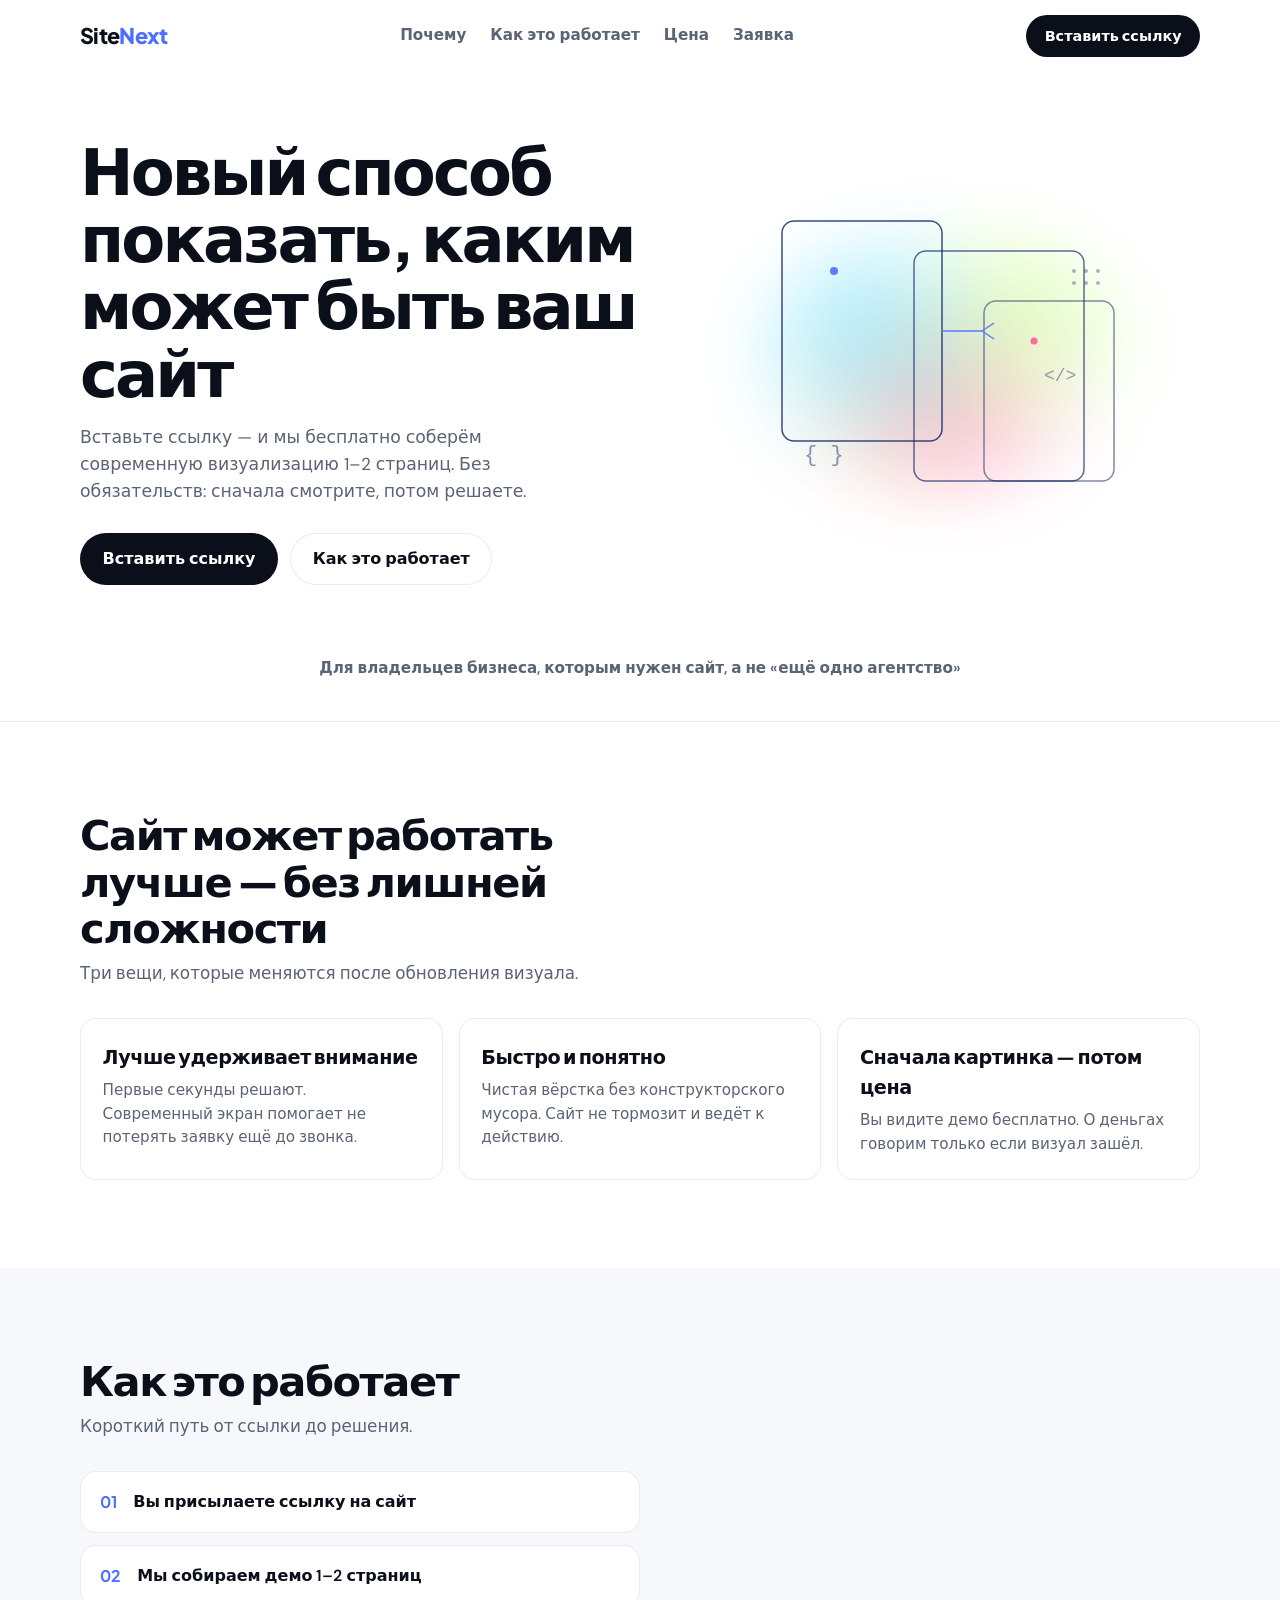
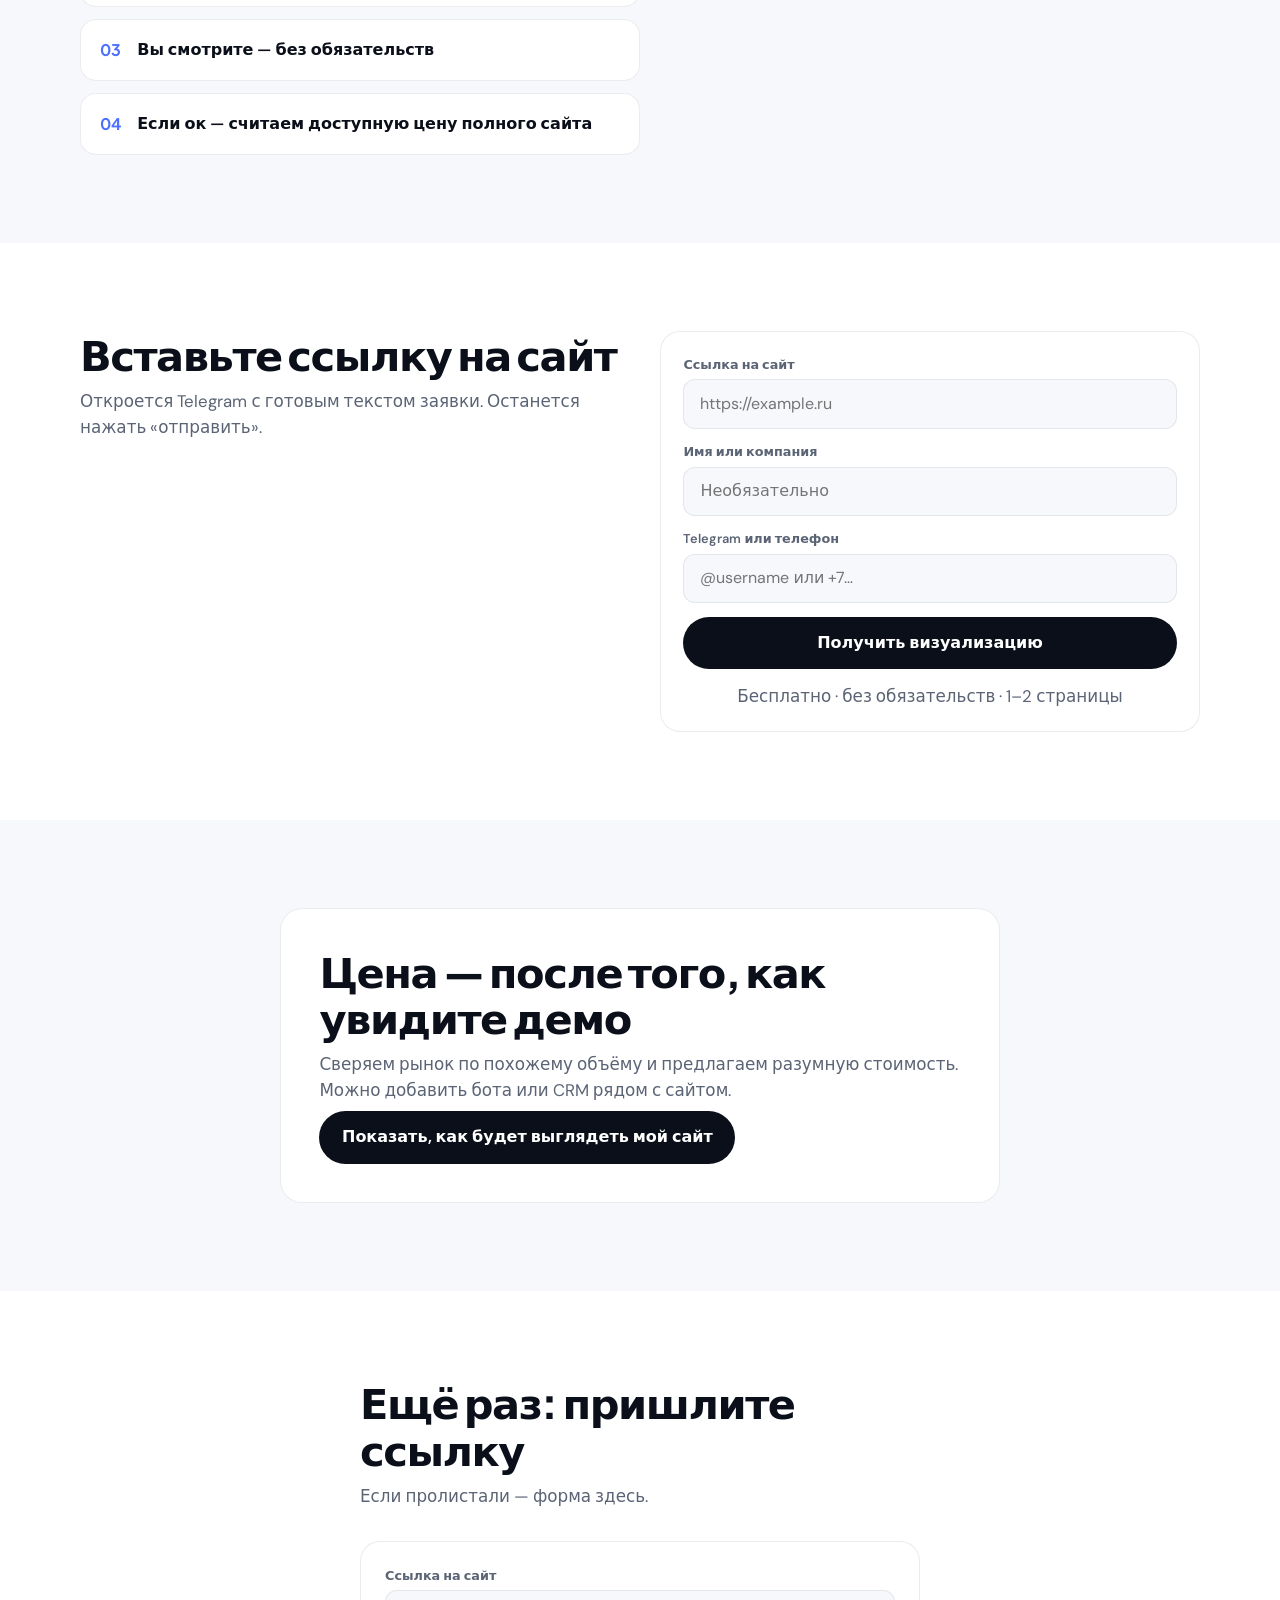
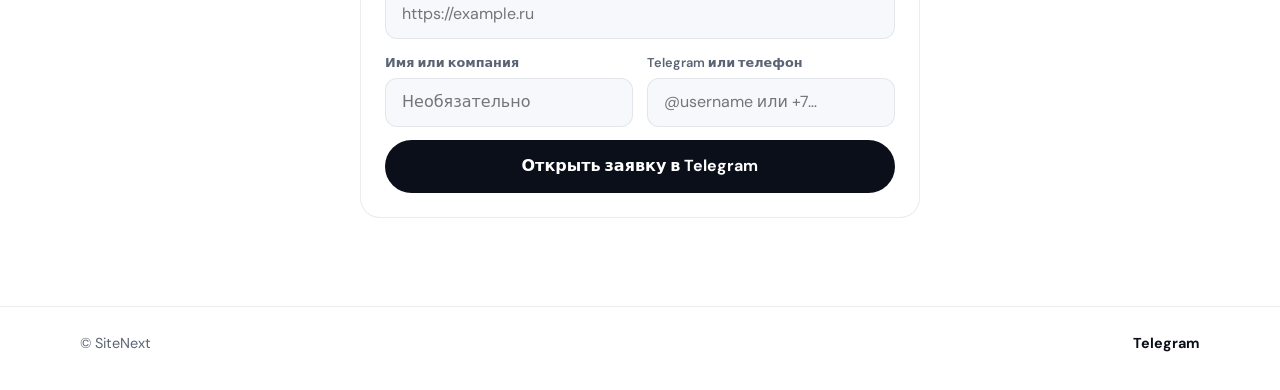
<file: index.html>
<!DOCTYPE html>
<html lang="ru">
<head>
  <meta charset="UTF-8" />
  <meta name="viewport" content="width=device-width, initial-scale=1" />
  <title data-content="meta_title">SiteNext — новый взгляд на ваш сайт</title>
  <meta name="description" data-content-attr="content:meta_description" content="Вставьте ссылку — бесплатно покажем, как может выглядеть ваш сайт. Без обязательств." />
  <link rel="preconnect" href="https://fonts.googleapis.com" />
  <link rel="preconnect" href="https://fonts.gstatic.com" crossorigin />
  <link href="https://fonts.googleapis.com/css2?family=DM+Sans:opsz,wght@9..40,400;500;600;700&family=Plus+Jakarta+Sans:wght@600;700;800&display=swap" rel="stylesheet" />
  <link rel="stylesheet" href="css/styles.css" />
</head>
<body>
  <header class="site-nav" id="siteNav">
    <div class="container nav-inner">
      <a class="brand" href="index.html" data-content="brand">SiteNext</a>
      <nav class="nav-links" id="navLinks">
        <a href="#why">Почему</a>
        <a href="#how">Как это работает</a>
        <a href="#price">Цена</a>
        <a href="#request">Заявка</a>
      </nav>
      <a class="nav-cta" href="#leadTop" data-content="nav_cta">Вставить ссылку</a>
      <button class="nav-toggle" id="navToggle" type="button" aria-label="Меню"><span></span></button>
    </div>
  </header>

  <main>
    <section class="hero">
      <div class="container hero-grid">
        <div class="hero-copy">
          <h1 class="reveal" data-content="hero_title">Новый способ показать, каким может быть ваш сайт</h1>
          <p class="hero-lead reveal" data-content="hero_lead">
            Вставьте ссылку — и мы бесплатно соберём современную визуализацию 1–2 страниц.
            Без обязательств: сначала смотрите, потом решаете.
          </p>
          <div class="hero-actions reveal">
            <a class="btn btn-primary" href="#leadTop" data-content="hero_btn_primary">Вставить ссылку</a>
            <a class="btn btn-ghost" href="#how" data-content="hero_btn_secondary">Как это работает</a>
          </div>
        </div>

        <div class="hero-visual reveal" aria-hidden="true">
          <div class="aurora"></div>
          <svg class="hero-wires" viewBox="0 0 420 360" fill="none">
            <rect x="48" y="40" width="160" height="220" rx="12" stroke="#1a2b6b" stroke-width="1.5" opacity=".85"/>
            <rect x="180" y="70" width="170" height="230" rx="12" stroke="#1a2b6b" stroke-width="1.5" opacity=".7"/>
            <rect x="250" y="120" width="130" height="180" rx="12" stroke="#1a2b6b" stroke-width="1.5" opacity=".55"/>
            <path d="M208 150h40M248 150l12-8M248 150l12 8" stroke="#5b7cfa" stroke-width="1.5"/>
            <circle cx="100" cy="90" r="4" fill="#5b7cfa"/>
            <circle cx="300" cy="160" r="3.5" fill="#ff6b9d"/>
            <text x="70" y="280" fill="#1a2b6b" font-size="22" font-family="monospace" opacity=".5">{ }</text>
            <text x="310" y="200" fill="#1a2b6b" font-size="18" font-family="monospace" opacity=".45">&lt;/&gt;</text>
            <g fill="#1a2b6b" opacity=".35">
              <circle cx="340" cy="90" r="2"/><circle cx="352" cy="90" r="2"/><circle cx="364" cy="90" r="2"/>
              <circle cx="340" cy="102" r="2"/><circle cx="352" cy="102" r="2"/><circle cx="364" cy="102" r="2"/>
            </g>
          </svg>
        </div>
      </div>
    </section>

    <section class="trust">
      <div class="container">
        <p class="trust-line reveal" data-content="trust_line">Для владельцев бизнеса, которым нужен сайт, а не «ещё одно агентство»</p>
      </div>
    </section>

    <section class="section" id="why">
      <div class="container">
        <div class="section-head reveal">
          <h2 data-content="why_title">Сайт может работать лучше — без лишней сложности</h2>
          <p data-content="why_lead">Три вещи, которые меняются после обновления визуала.</p>
        </div>
        <div class="cards">
          <article class="card reveal">
            <h3 data-content="card1_title">Лучше удерживает внимание</h3>
            <p data-content="card1_text">Первые секунды решают. Современный экран помогает не потерять заявку ещё до звонка.</p>
          </article>
          <article class="card reveal">
            <h3 data-content="card2_title">Быстро и понятно</h3>
            <p data-content="card2_text">Чистая вёрстка без конструкторского мусора. Сайт не тормозит и ведёт к действию.</p>
          </article>
          <article class="card reveal">
            <h3 data-content="card3_title">Сначала картинка — потом цена</h3>
            <p data-content="card3_text">Вы видите демо бесплатно. О деньгах говорим только если визуал зашёл.</p>
          </article>
        </div>
      </div>
    </section>

    <section class="section section--soft" id="how">
      <div class="container how-grid">
        <div class="section-head reveal">
          <h2 data-content="how_title">Как это работает</h2>
          <p data-content="how_lead">Короткий путь от ссылки до решения.</p>
        </div>
        <ol class="steps">
          <li class="reveal"><strong>01</strong><span data-content="step1">Вы присылаете ссылку на сайт</span></li>
          <li class="reveal"><strong>02</strong><span data-content="step2">Мы собираем демо 1–2 страниц</span></li>
          <li class="reveal"><strong>03</strong><span data-content="step3">Вы смотрите — без обязательств</span></li>
          <li class="reveal"><strong>04</strong><span data-content="step4">Если ок — считаем доступную цену полного сайта</span></li>
        </ol>
      </div>
    </section>

    <section class="section" id="leadTop">
      <div class="container lead-split">
        <div class="reveal">
          <h2 data-content="form_title">Вставьте ссылку на сайт</h2>
          <p data-content="form_lead">Откроется Telegram с готовым текстом заявки. Останется нажать «отправить».</p>
        </div>
        <form class="lead-form reveal" data-lead-form>
          <label>
            <span>Ссылка на сайт</span>
            <input type="url" name="website" placeholder="https://example.ru" required />
          </label>
          <label>
            <span>Имя или компания</span>
            <input type="text" name="name" placeholder="Необязательно" />
          </label>
          <label>
            <span>Telegram или телефон</span>
            <input type="text" name="contact" placeholder="@username или +7…" required />
          </label>
          <button class="btn btn-primary" type="submit" data-content="form_btn">Получить визуализацию</button>
          <p class="form-hint" data-content="form_hint">Бесплатно · без обязательств · 1–2 страницы</p>
        </form>
      </div>
    </section>

    <section class="section section--soft" id="price">
      <div class="container price-box reveal">
        <h2 data-content="price_title">Цена — после того, как увидите демо</h2>
        <p data-content="price_text">Сверяем рынок по похожему объёму и предлагаем разумную стоимость. Можно добавить бота или CRM рядом с сайтом.</p>
        <a class="btn btn-primary" href="#request" data-content="price_btn">Показать, как будет выглядеть мой сайт</a>
      </div>
    </section>

    <section class="section" id="request">
      <div class="container narrow">
        <div class="section-head reveal">
          <h2 data-content="form2_title">Ещё раз: пришлите ссылку</h2>
          <p data-content="form2_lead">Если пролистали — форма здесь.</p>
        </div>
        <form class="lead-form lead-form--wide reveal" data-lead-form>
          <label>
            <span>Ссылка на сайт</span>
            <input type="url" name="website" placeholder="https://example.ru" required />
          </label>
          <div class="form-row">
            <label>
              <span>Имя или компания</span>
              <input type="text" name="name" placeholder="Необязательно" />
            </label>
            <label>
              <span>Telegram или телефон</span>
              <input type="text" name="contact" placeholder="@username или +7…" required />
            </label>
          </div>
          <button class="btn btn-primary" type="submit" data-content="form2_btn">Открыть заявку в Telegram</button>
        </form>
      </div>
    </section>
  </main>

  <footer class="site-footer">
    <div class="container footer-inner">
      <span data-content="footer_copy">© SiteNext</span>
      <a href="https://t.me/guzaliay_g" target="_blank" rel="noopener" data-telegram-link>Telegram</a>
    </div>
  </footer>
  <script src="js/main.js"></script>
</body>
</html>
</file>
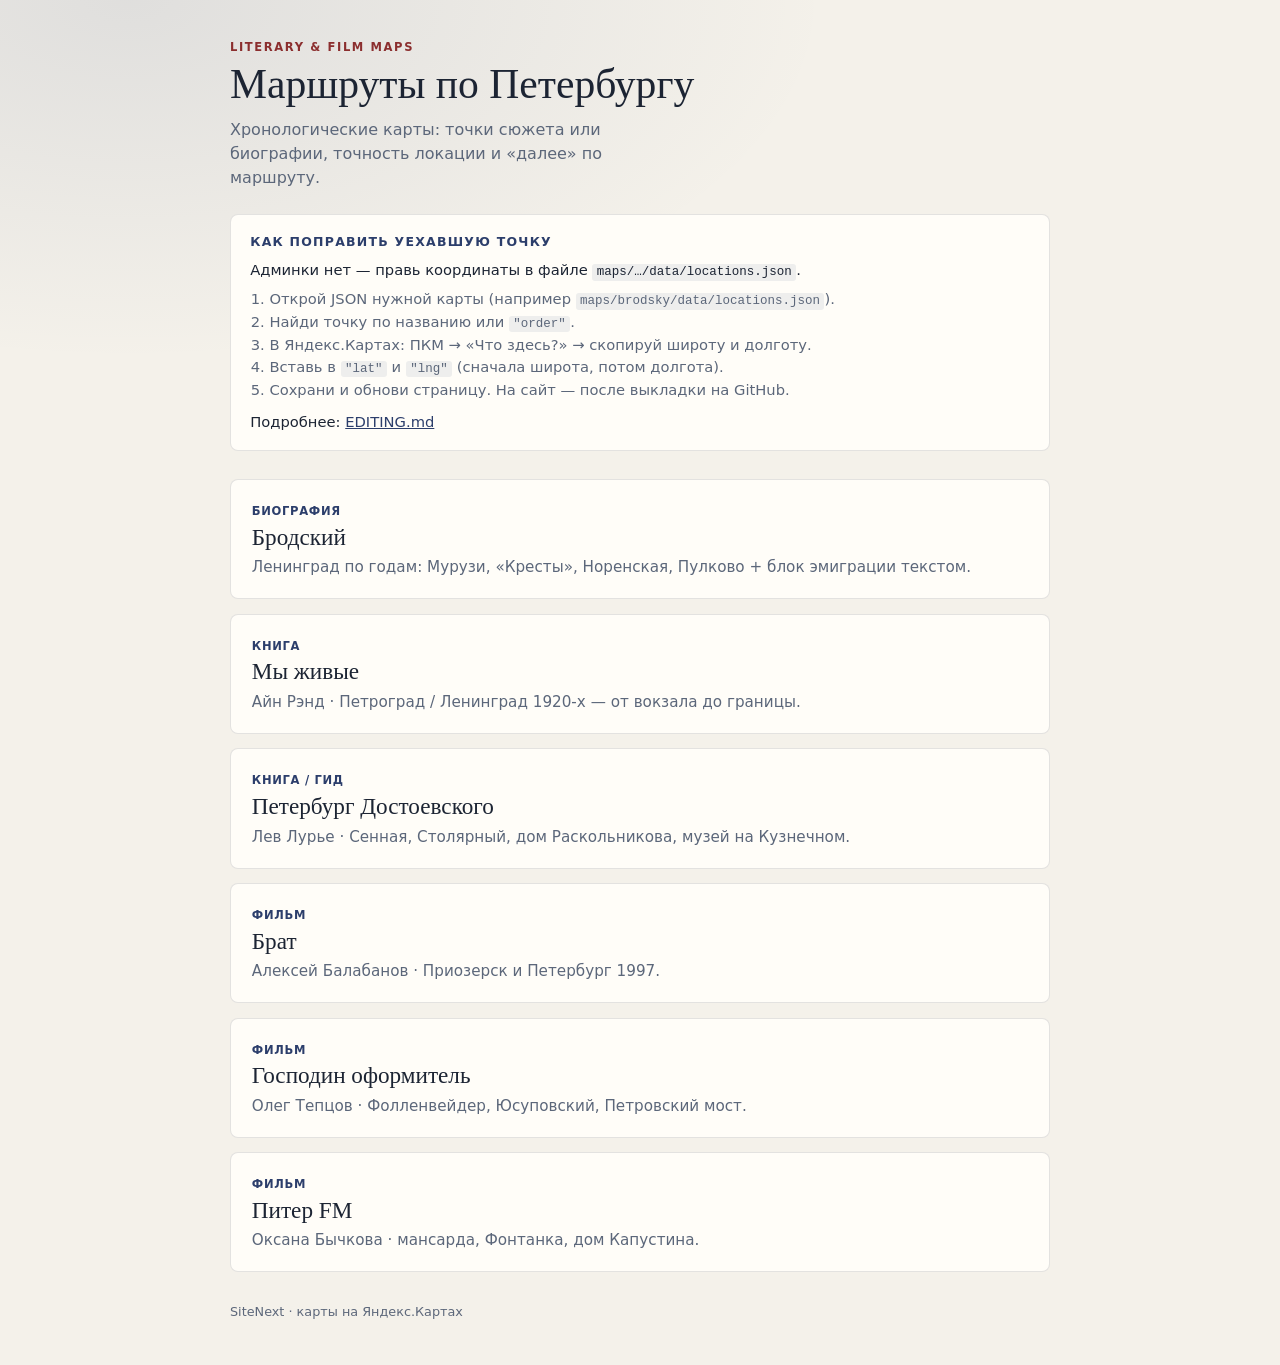
<file: maps/index.html>
<!DOCTYPE html>
<html lang="ru">
<head>
  <meta charset="UTF-8" />
  <meta name="viewport" content="width=device-width, initial-scale=1" />
  <title>Карты по книгам и фильмам</title>
  <style>
    :root {
      --ink: #1c2433;
      --muted: #5c677a;
      --paper: #f4f1ea;
      --line: rgba(28, 36, 51, 0.12);
      --accent: #2c3e6b;
    }
    * { box-sizing: border-box; margin: 0; padding: 0; }
    body {
      font-family: "Segoe UI", system-ui, sans-serif;
      color: var(--ink);
      background:
        radial-gradient(700px 360px at 10% 0%, rgba(44, 62, 107, 0.1), transparent),
        var(--paper);
      min-height: 100vh;
      padding: 2.5rem 1.25rem 3rem;
    }
    .wrap { width: min(820px, 100%); margin: 0 auto; }
    .eyebrow {
      font-size: 0.72rem; letter-spacing: 0.14em; text-transform: uppercase;
      color: #8b2e2e; font-weight: 700; margin-bottom: 0.4rem;
    }
    h1 {
      font-family: Georgia, "Times New Roman", serif;
      font-size: clamp(1.9rem, 4vw, 2.6rem);
      font-weight: 500;
      margin-bottom: 0.6rem;
    }
    .lead { color: var(--muted); margin-bottom: 1.5rem; max-width: 44ch; line-height: 1.5; }
    .howto {
      background: #fffdf8;
      border: 1px solid var(--line);
      border-radius: 8px;
      padding: 1.1rem 1.2rem;
      margin-bottom: 1.75rem;
      font-size: 0.92rem;
      line-height: 1.5;
      color: var(--ink);
    }
    .howto h2 {
      font-size: 0.78rem;
      letter-spacing: 0.1em;
      text-transform: uppercase;
      color: var(--accent);
      margin-bottom: 0.5rem;
    }
    .howto ol { margin: 0.4rem 0 0.6rem 1.2rem; color: var(--muted); }
    .howto code {
      font-size: 0.85em;
      background: rgba(44, 62, 107, 0.08);
      padding: 0.1em 0.35em;
      border-radius: 3px;
    }
    .howto a { color: var(--accent); }
    .grid { display: grid; gap: 0.9rem; }
    a.card {
      display: block;
      text-decoration: none;
      color: inherit;
      background: #fffdf8;
      border: 1px solid var(--line);
      border-radius: 8px;
      padding: 1.25rem 1.3rem;
      transition: border-color .2s, transform .2s;
    }
    a.card:hover { border-color: var(--accent); transform: translateY(-2px); }
    a.card .tag {
      display: inline-block;
      font-size: 0.72rem;
      font-weight: 700;
      letter-spacing: 0.06em;
      text-transform: uppercase;
      color: var(--accent);
      margin-bottom: 0.35rem;
    }
    a.card h2 {
      font-family: Georgia, "Times New Roman", serif;
      font-size: 1.45rem;
      font-weight: 500;
      margin-bottom: 0.35rem;
    }
    a.card p { color: var(--muted); font-size: 0.95rem; line-height: 1.45; }
    footer {
      margin-top: 2rem;
      font-size: 0.8rem;
      color: var(--muted);
    }
    footer a { color: var(--accent); }
  </style>
</head>
<body>
  <div class="wrap">
    <p class="eyebrow">Literary & film maps</p>
    <h1>Маршруты по Петербургу</h1>
    <p class="lead">Хронологические карты: точки сюжета или биографии, точность локации и «далее» по маршруту.</p>

    <section class="howto">
      <h2>Как поправить уехавшую точку</h2>
      <p>Админки нет — правь координаты в файле <code>maps/…/data/locations.json</code>.</p>
      <ol>
        <li>Открой JSON нужной карты (например <code>maps/brodsky/data/locations.json</code>).</li>
        <li>Найди точку по названию или <code>"order"</code>.</li>
        <li>В Яндекс.Картах: ПКМ → «Что здесь?» → скопируй широту и долготу.</li>
        <li>Вставь в <code>"lat"</code> и <code>"lng"</code> (сначала широта, потом долгота).</li>
        <li>Сохрани и обнови страницу. На сайт — после выкладки на GitHub.</li>
      </ol>
      <p>Подробнее: <a href="EDITING.md">EDITING.md</a></p>
    </section>

    <div class="grid">
      <a class="card" href="brodsky/">
        <span class="tag">Биография</span>
        <h2>Бродский</h2>
        <p>Ленинград по годам: Мурузи, «Кресты», Норенская, Пулково + блок эмиграции текстом.</p>
      </a>
      <a class="card" href="we-the-living/">
        <span class="tag">Книга</span>
        <h2>Мы живые</h2>
        <p>Айн Рэнд · Петроград / Ленинград 1920-х — от вокзала до границы.</p>
      </a>
      <a class="card" href="dostoevsky-lurie/">
        <span class="tag">Книга / гид</span>
        <h2>Петербург Достоевского</h2>
        <p>Лев Лурье · Сенная, Столярный, дом Раскольникова, музей на Кузнечном.</p>
      </a>
      <a class="card" href="brat/">
        <span class="tag">Фильм</span>
        <h2>Брат</h2>
        <p>Алексей Балабанов · Приозерск и Петербург 1997.</p>
      </a>
      <a class="card" href="mister-oformitel/">
        <span class="tag">Фильм</span>
        <h2>Господин оформитель</h2>
        <p>Олег Тепцов · Фолленвейдер, Юсуповский, Петровский мост.</p>
      </a>
      <a class="card" href="piter-fm/">
        <span class="tag">Фильм</span>
        <h2>Питер FM</h2>
        <p>Оксана Бычкова · мансарда, Фонтанка, дом Капустина.</p>
      </a>
    </div>
    <footer>SiteNext · карты на Яндекс.Картах</footer>
  </div>
</body>
</html>
</file>
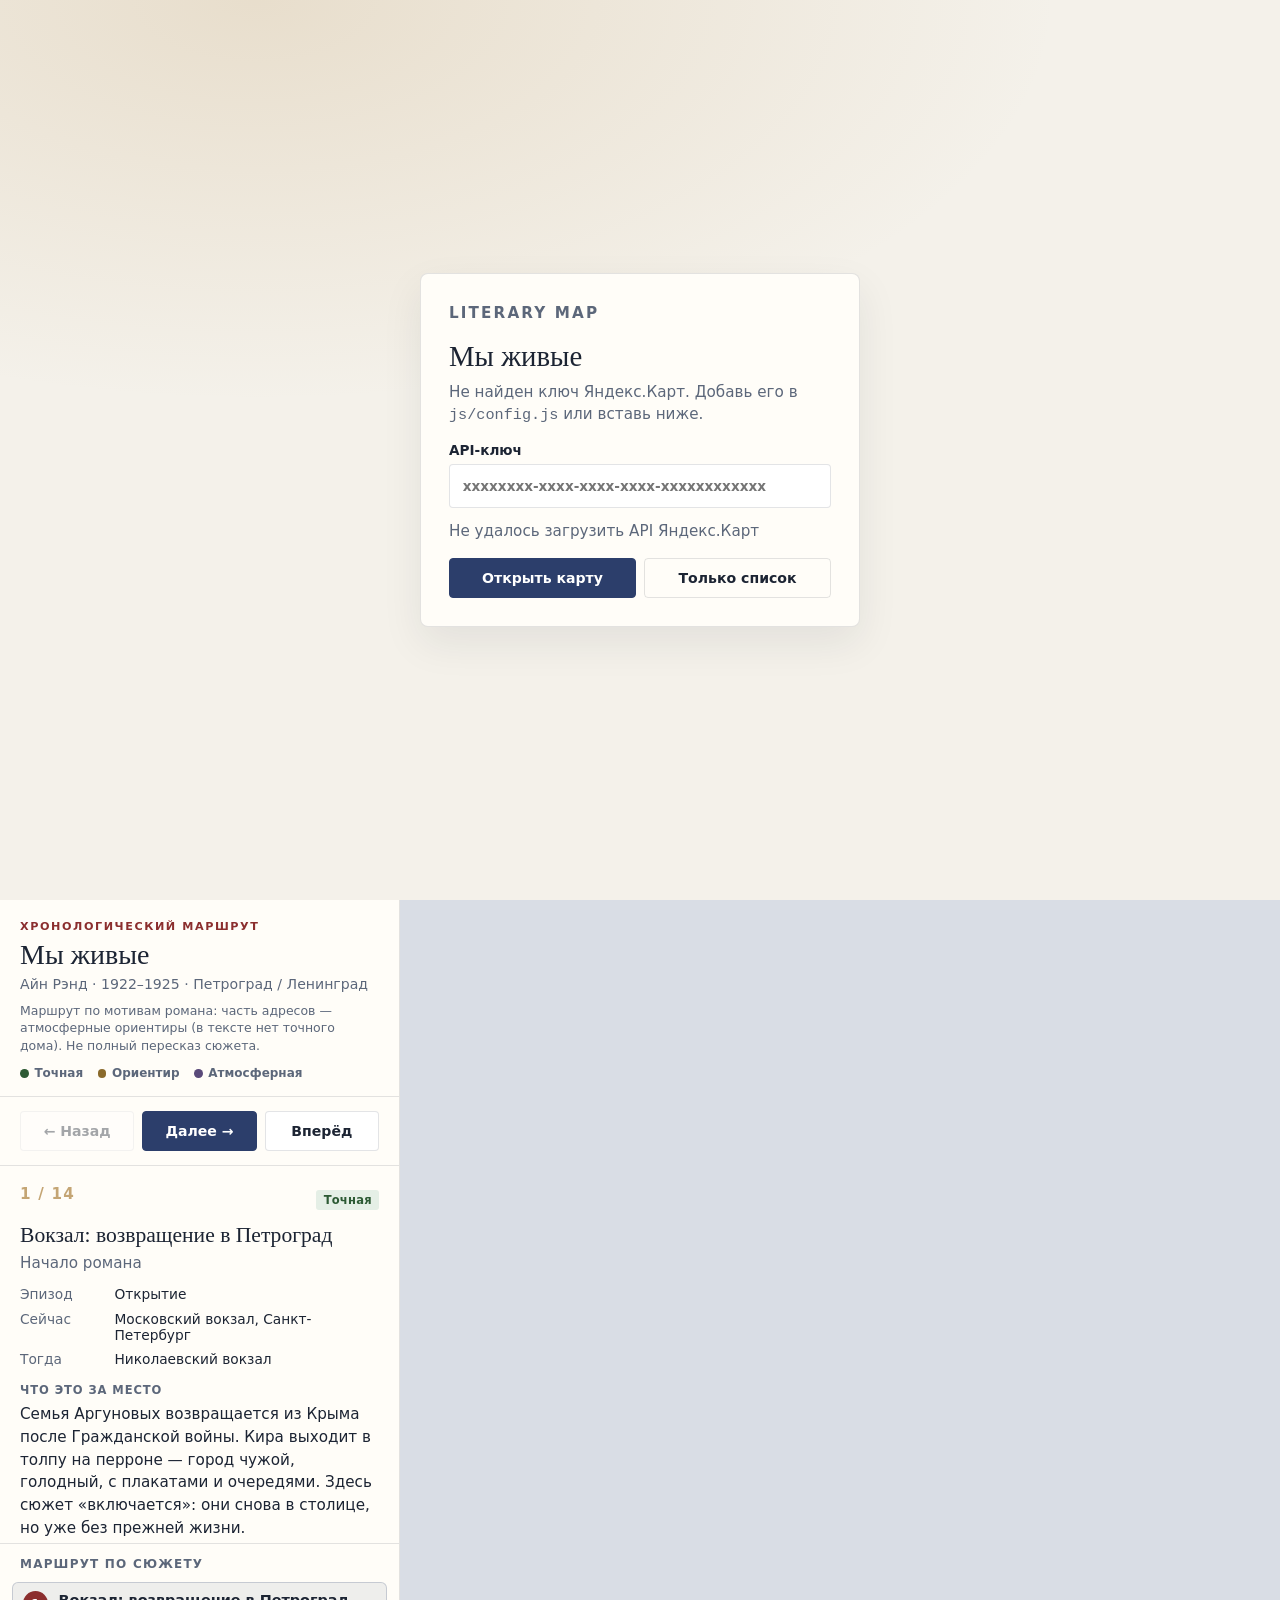
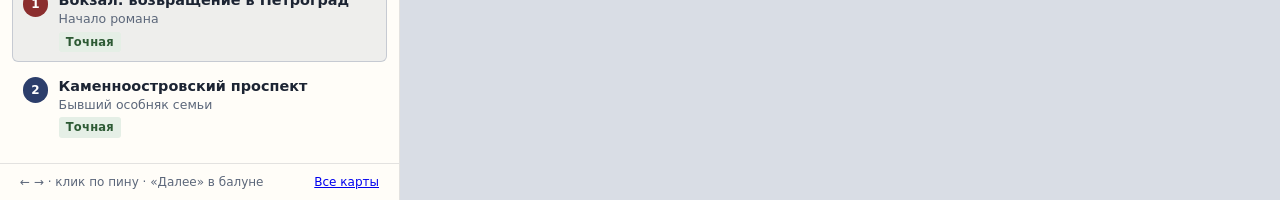
<file: we-the-living/index.html>
<!DOCTYPE html>
<html lang="ru">
<head>
  <meta charset="UTF-8" />
  <meta name="viewport" content="width=device-width, initial-scale=1" />
  <title>Мы живые — карта маршрута</title>
  <meta name="description" content="Интерактивный хронологический маршрут по местам романа Айн Рэнд «Мы живые» на карте Петрограда / Ленинграда." />
  <link rel="stylesheet" href="css/styles.css" />
</head>
<body>
  <div id="keyScreen" hidden>
    <div class="key-card">
      <p class="eyebrow">Literary map</p>
      <h1>Мы живые</h1>
      <p>Не найден ключ Яндекс.Карт. Добавь его в <code>js/config.js</code> или вставь ниже.</p>
      <form id="keyForm">
        <label>
          API-ключ
          <input id="apiKeyInput" type="password" autocomplete="off" placeholder="xxxxxxxx-xxxx-xxxx-xxxx-xxxxxxxxxxxx" />
        </label>
        <p class="key-error" id="keyError"></p>
        <div class="key-actions">
          <button class="btn btn-primary" type="submit">Открыть карту</button>
          <button class="btn btn-ghost" type="button" id="browseWithoutMap">Только список</button>
        </div>
      </form>
    </div>
  </div>

  <div id="app" hidden>
    <aside class="panel">
      <header class="panel-head">
        <p class="eyebrow">Хронологический маршрут</p>
        <h1 id="bookTitle">Мы живые</h1>
        <p class="meta" id="bookMeta"></p>
        <p class="disclaimer" id="bookDisclaimer"></p>
        <div class="legend" aria-label="Точность точек">
          <span class="legend-item"><i class="dot high"></i> Точная</span>
          <span class="legend-item"><i class="dot medium"></i> Ориентир</span>
          <span class="legend-item"><i class="dot atmospheric"></i> Атмосферная</span>
        </div>
      </header>

      <div class="controls">
        <button class="btn" type="button" id="btnPrev">← Назад</button>
        <button class="btn btn-primary" type="button" id="btnPlay">Далее →</button>
        <button class="btn" type="button" id="btnNext">Вперёд</button>
      </div>

      <article class="card" id="card">
        <div class="card-top">
          <p class="card-step" id="cardStep">1 / 14</p>
          <span class="confidence" id="cardConfidence"></span>
        </div>
        <h2 id="cardTitle">—</h2>
        <p class="card-sub" id="cardSubtitle"></p>
        <dl class="card-grid">
          <div><dt>Эпизод</dt><dd id="cardChapter"></dd></div>
          <div><dt>Сейчас</dt><dd id="cardToday"></dd></div>
          <div><dt>Тогда</dt><dd id="cardThen"></dd></div>
        </dl>
        <p class="label">Что это за место</p>
        <p id="cardSummary"></p>
        <p class="label">События в романе</p>
        <p id="cardEvents"></p>
        <p class="label">Почему точка здесь</p>
        <p id="cardWhy"></p>
      </article>

      <div class="route-wrap">
        <h3>Маршрут по сюжету</h3>
        <div class="route-list" id="routeList"></div>
      </div>

      <footer class="panel-foot">
        <span>← → · клик по пину · «Далее» в балуне</span>
        <a href="maps/">Все карты</a>
      </footer>
    </aside>

    <div id="map" role="application" aria-label="Карта маршрута"></div>
  </div>

  <script src="js/config.js"></script>
  <script src="js/map.js"></script>
</body>
</html>
</file>
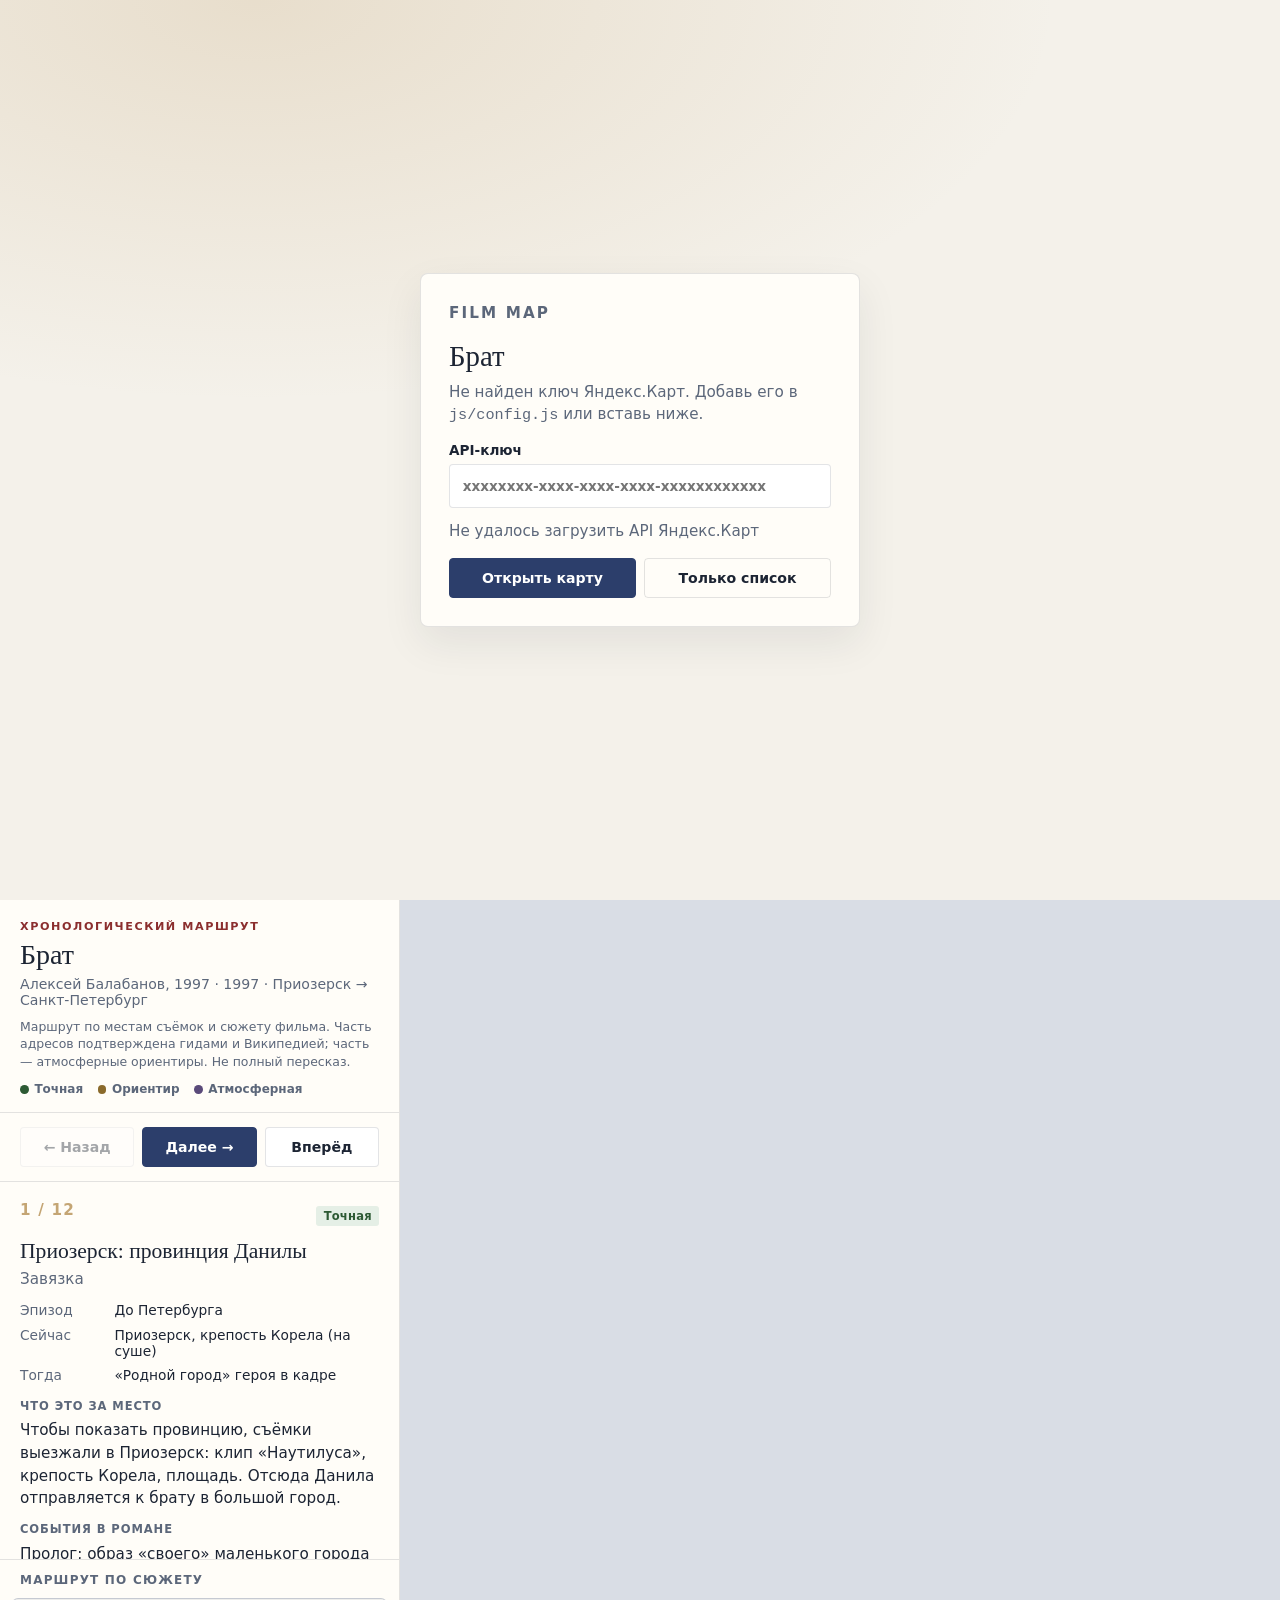
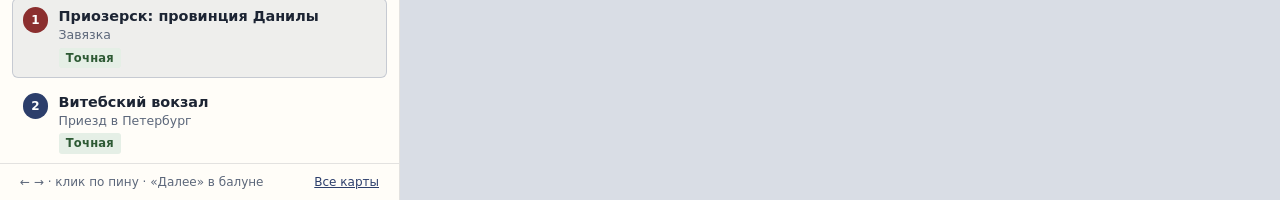
<file: maps/brat/index.html>
<!DOCTYPE html>
<html lang="ru">
<head>
  <meta charset="UTF-8" />
  <meta name="viewport" content="width=device-width, initial-scale=1" />
  <title>Брат — карта съёмок</title>
  <meta name="description" content="Интерактивный маршрут по местам съёмок фильма Алексея Балабанова «Брат» в Петербурге и Приозерске." />
  <link rel="stylesheet" href="css/styles.css" />
</head>
<body>
  <div id="keyScreen" hidden>
    <div class="key-card">
      <p class="eyebrow">Film map</p>
      <h1>Брат</h1>
      <p>Не найден ключ Яндекс.Карт. Добавь его в <code>js/config.js</code> или вставь ниже.</p>
      <form id="keyForm">
        <label>
          API-ключ
          <input id="apiKeyInput" type="password" autocomplete="off" placeholder="xxxxxxxx-xxxx-xxxx-xxxx-xxxxxxxxxxxx" />
        </label>
        <p class="key-error" id="keyError"></p>
        <div class="key-actions">
          <button class="btn btn-primary" type="submit">Открыть карту</button>
          <button class="btn btn-ghost" type="button" id="browseWithoutMap">Только список</button>
        </div>
      </form>
    </div>
  </div>

  <div id="app" hidden>
    <aside class="panel">
      <header class="panel-head">
        <p class="eyebrow">Хронологический маршрут</p>
        <h1 id="bookTitle">Брат</h1>
        <p class="meta" id="bookMeta"></p>
        <p class="disclaimer" id="bookDisclaimer"></p>
        <div class="legend" aria-label="Точность точек">
          <span class="legend-item"><i class="dot high"></i> Точная</span>
          <span class="legend-item"><i class="dot medium"></i> Ориентир</span>
          <span class="legend-item"><i class="dot atmospheric"></i> Атмосферная</span>
        </div>
      </header>

      <div class="controls">
        <button class="btn" type="button" id="btnPrev">← Назад</button>
        <button class="btn btn-primary" type="button" id="btnPlay">Далее →</button>
        <button class="btn" type="button" id="btnNext">Вперёд</button>
      </div>

      <article class="card" id="card">
        <div class="card-top">
          <p class="card-step" id="cardStep">1 / 14</p>
          <span class="confidence" id="cardConfidence"></span>
        </div>
        <h2 id="cardTitle">—</h2>
        <p class="card-sub" id="cardSubtitle"></p>
        <dl class="card-grid">
          <div><dt>Эпизод</dt><dd id="cardChapter"></dd></div>
          <div><dt>Сейчас</dt><dd id="cardToday"></dd></div>
          <div><dt>Тогда</dt><dd id="cardThen"></dd></div>
        </dl>
        <p class="label">Что это за место</p>
        <p id="cardSummary"></p>
        <p class="label">События в романе</p>
        <p id="cardEvents"></p>
        <p class="label">Почему точка здесь</p>
        <p id="cardWhy"></p>
      </article>

      <div class="route-wrap">
        <h3>Маршрут по сюжету</h3>
        <div class="route-list" id="routeList"></div>
      </div>

      <footer class="panel-foot">
        <span>← → · клик по пину · «Далее» в балуне</span>
        <a href="../">Все карты</a>
      </footer>
    </aside>

    <div id="map" role="application" aria-label="Карта маршрута"></div>
  </div>

  <script src="js/config.js"></script>
  <script src="js/map.js"></script>
</body>
</html>
</file>
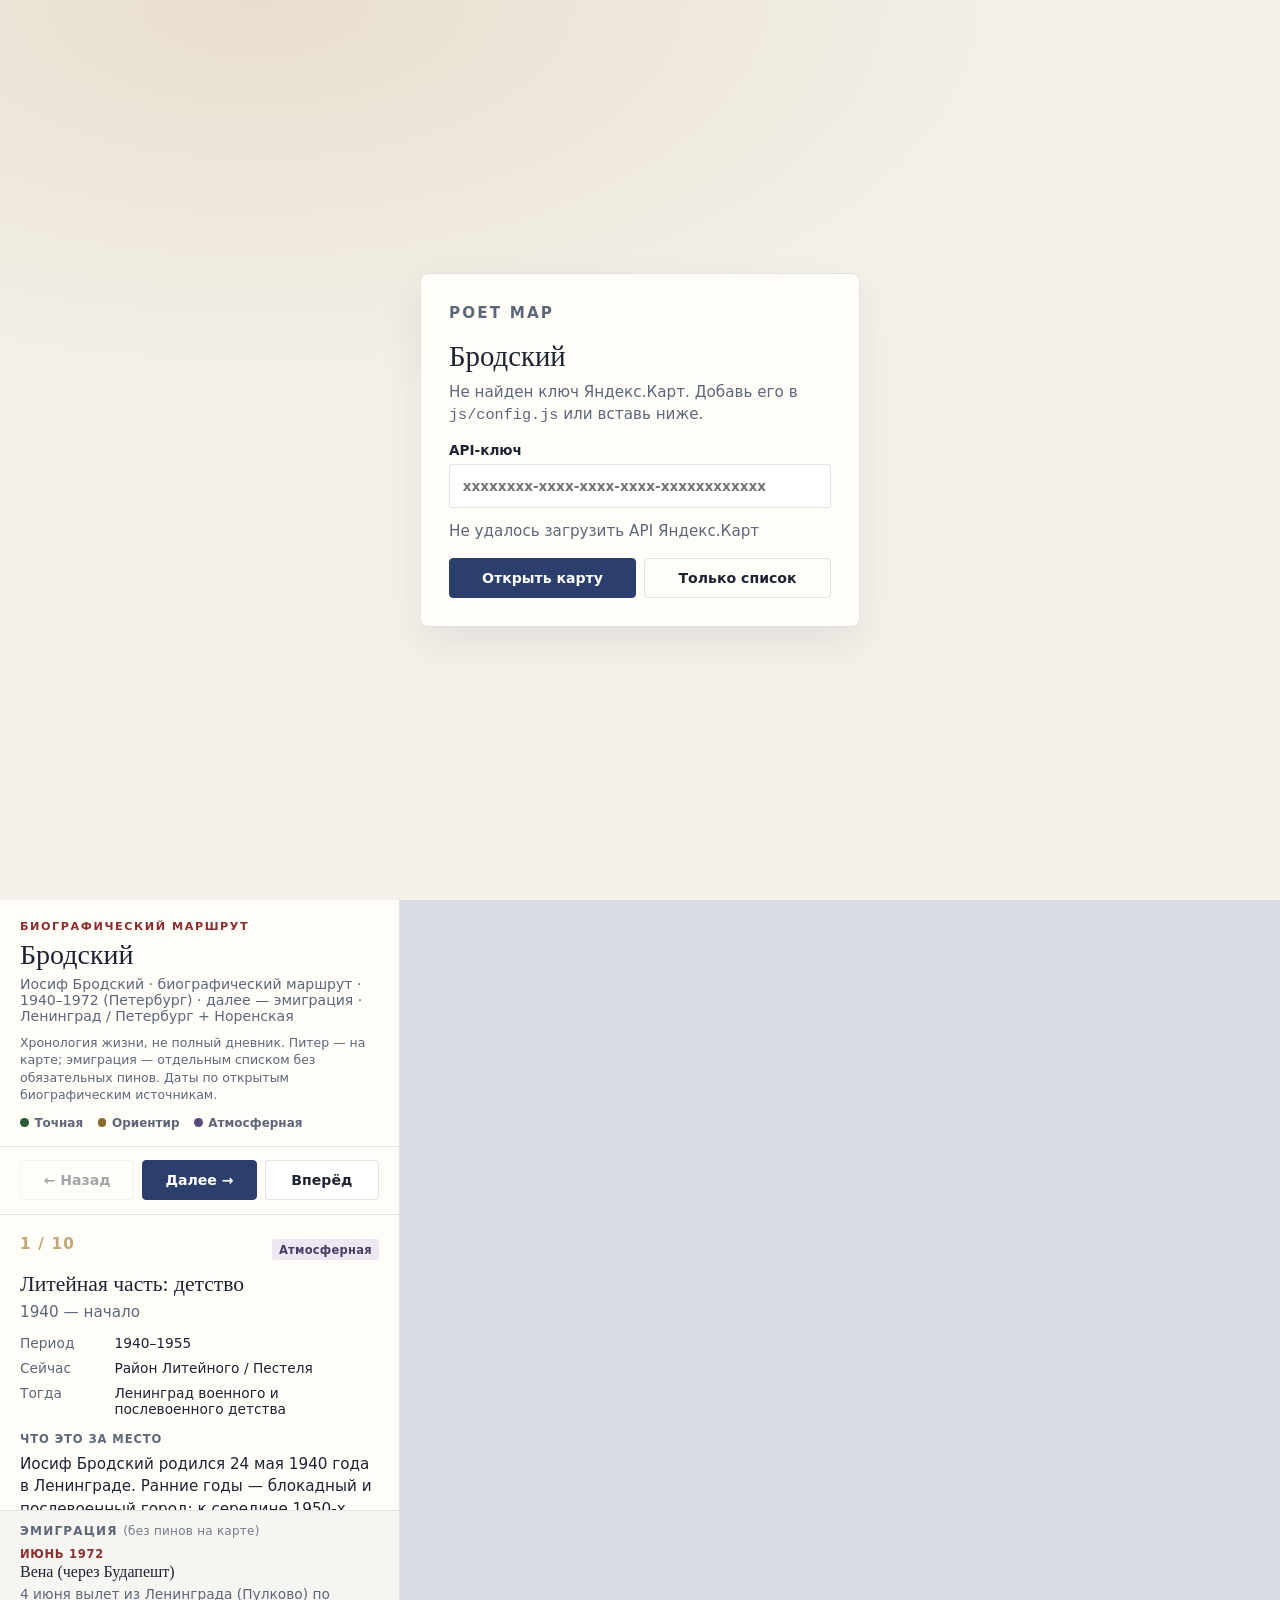
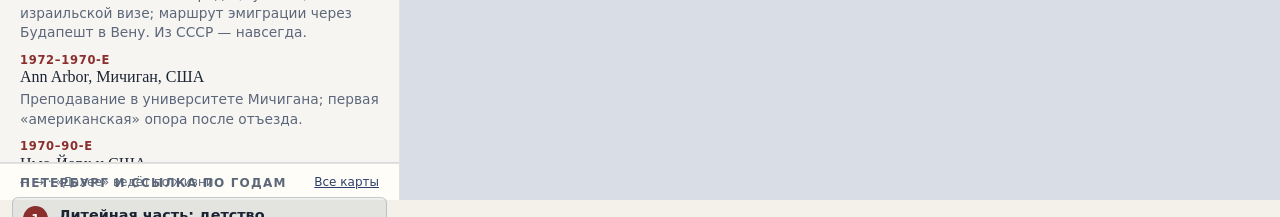
<file: maps/brodsky/index.html>
<!DOCTYPE html>
<html lang="ru">
<head>
  <meta charset="UTF-8" />
  <meta name="viewport" content="width=device-width, initial-scale=1" />
  <title>Бродский — карта Петербурга</title>
  <meta name="description" content="Биографический маршрут Иосифа Бродского: Ленинград по годам и блок эмиграции." />
  <link rel="stylesheet" href="css/styles.css" />
</head>
<body>
  <div id="keyScreen" hidden>
    <div class="key-card">
      <p class="eyebrow">Poet map</p>
      <h1>Бродский</h1>
      <p>Не найден ключ Яндекс.Карт. Добавь его в <code>js/config.js</code> или вставь ниже.</p>
      <form id="keyForm">
        <label>
          API-ключ
          <input id="apiKeyInput" type="password" autocomplete="off" placeholder="xxxxxxxx-xxxx-xxxx-xxxx-xxxxxxxxxxxx" />
        </label>
        <p class="key-error" id="keyError"></p>
        <div class="key-actions">
          <button class="btn btn-primary" type="submit">Открыть карту</button>
          <button class="btn btn-ghost" type="button" id="browseWithoutMap">Только список</button>
        </div>
      </form>
    </div>
  </div>

  <div id="app" hidden>
    <aside class="panel">
      <header class="panel-head">
        <p class="eyebrow">Биографический маршрут</p>
        <h1 id="bookTitle">Бродский</h1>
        <p class="meta" id="bookMeta"></p>
        <p class="disclaimer" id="bookDisclaimer"></p>
        <div class="legend" aria-label="Точность точек">
          <span class="legend-item"><i class="dot high"></i> Точная</span>
          <span class="legend-item"><i class="dot medium"></i> Ориентир</span>
          <span class="legend-item"><i class="dot atmospheric"></i> Атмосферная</span>
        </div>
      </header>

      <div class="controls">
        <button class="btn" type="button" id="btnPrev">← Назад</button>
        <button class="btn btn-primary" type="button" id="btnPlay">Далее →</button>
        <button class="btn" type="button" id="btnNext">Вперёд</button>
      </div>

      <article class="card" id="card">
        <div class="card-top">
          <p class="card-step" id="cardStep">1 / 10</p>
          <span class="confidence" id="cardConfidence"></span>
        </div>
        <h2 id="cardTitle">—</h2>
        <p class="card-sub" id="cardSubtitle"></p>
        <dl class="card-grid">
          <div><dt>Период</dt><dd id="cardChapter"></dd></div>
          <div><dt>Сейчас</dt><dd id="cardToday"></dd></div>
          <div><dt>Тогда</dt><dd id="cardThen"></dd></div>
        </dl>
        <p class="label">Что это за место</p>
        <p id="cardSummary"></p>
        <p class="label">В биографии</p>
        <p id="cardEvents"></p>
        <p class="label">Почему точка здесь</p>
        <p id="cardWhy"></p>
      </article>

      <div class="emigration" id="emigrationBlock">
        <h3>Эмиграция <span>(без пинов на карте)</span></h3>
        <div class="emigration-list" id="emigrationList"></div>
      </div>

      <div class="route-wrap">
        <h3>Петербург и ссылка по годам</h3>
        <div class="route-list" id="routeList"></div>
      </div>

      <footer class="panel-foot">
        <span>← → · «Далее» ведёт по жизни</span>
        <a href="../">Все карты</a>
      </footer>
    </aside>

    <div id="map" role="application" aria-label="Карта маршрута"></div>
  </div>

  <script src="js/config.js"></script>
  <script src="js/map.js"></script>
</body>
</html>
</file>
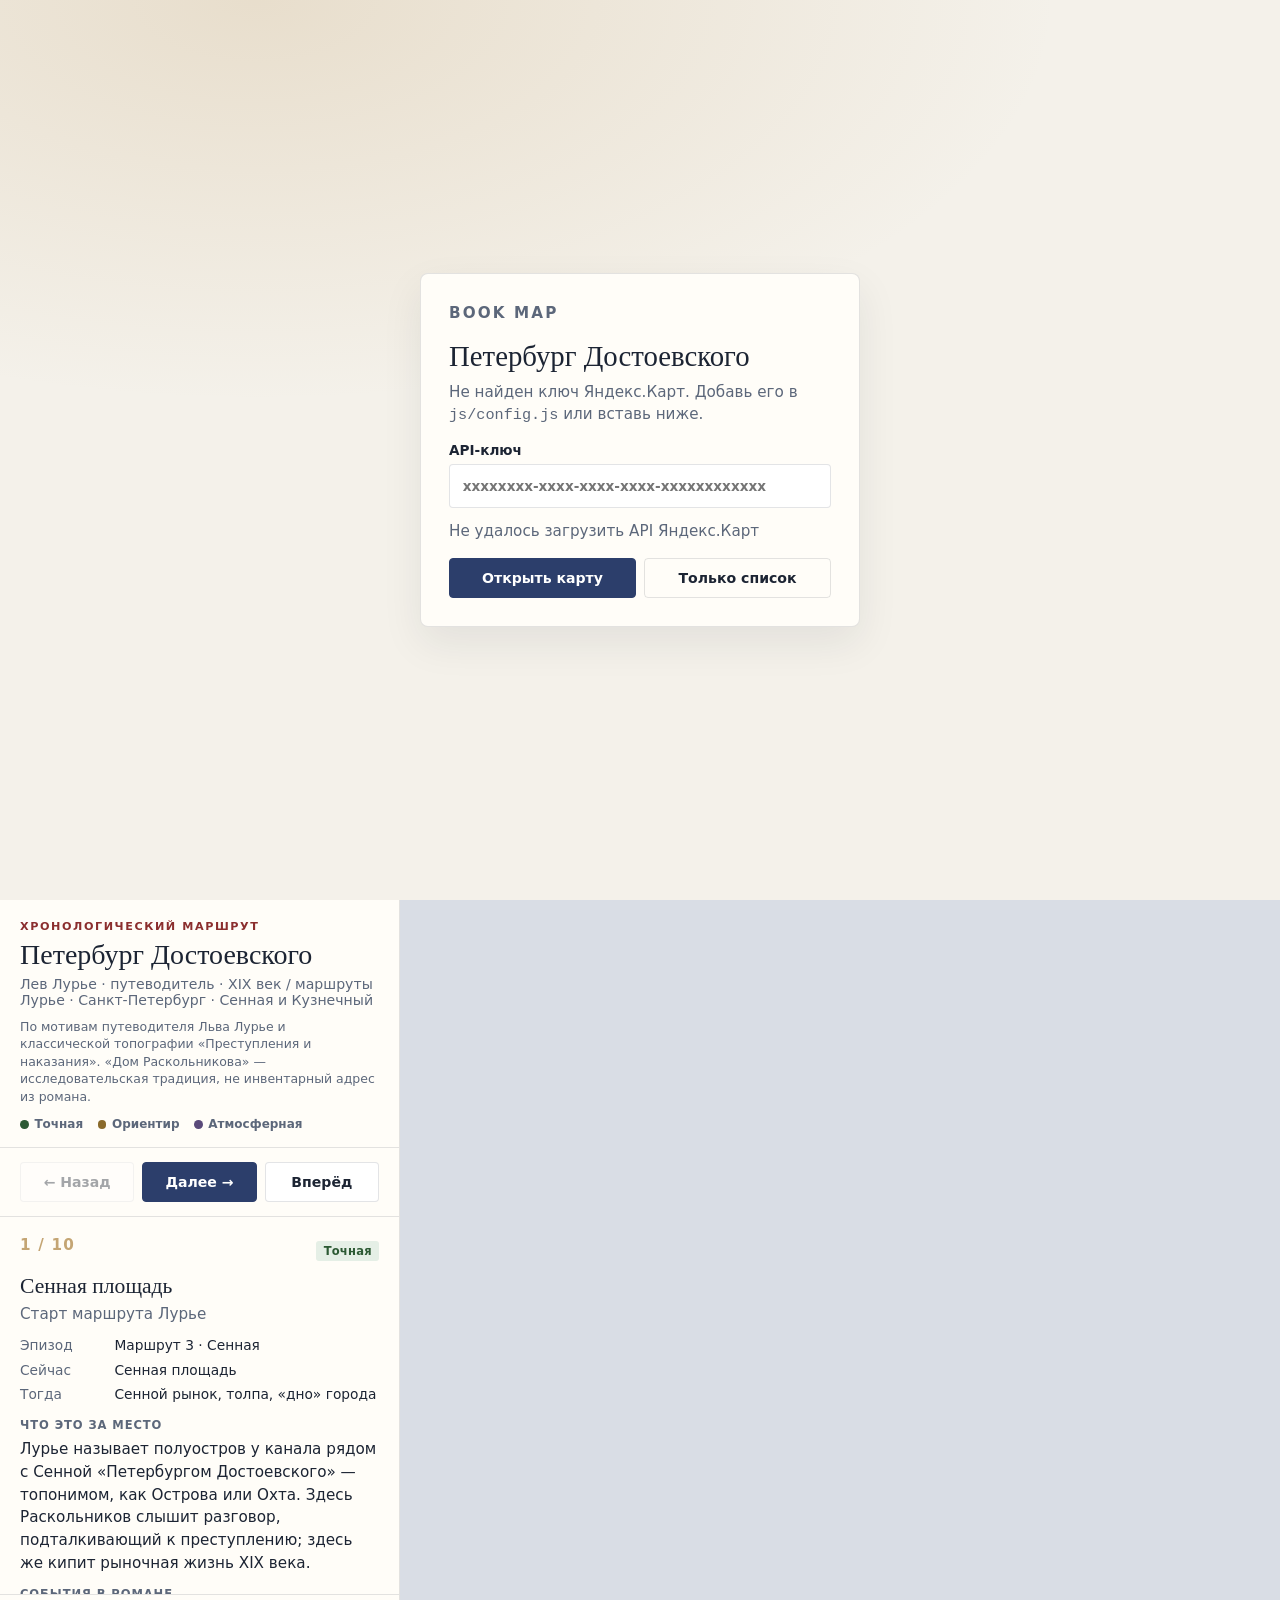
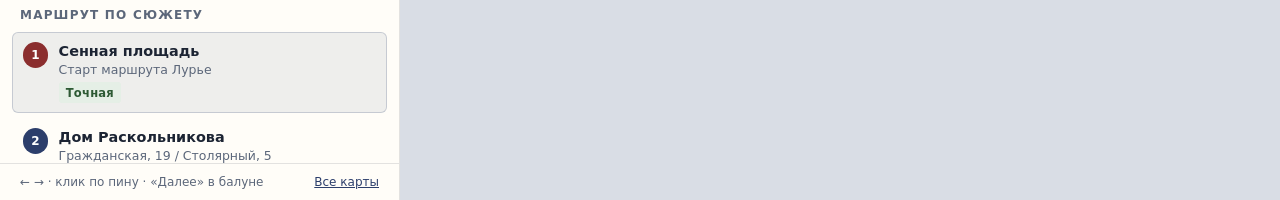
<file: maps/dostoevsky-lurie/index.html>
<!DOCTYPE html>
<html lang="ru">
<head>
  <meta charset="UTF-8" />
  <meta name="viewport" content="width=device-width, initial-scale=1" />
  <title>Петербург Достоевского — Лев Лурье</title>
  <meta name="description" content="Интерактивный маршрут по Петербургу Достоевского по мотивам путеводителя Льва Лурье." />
  <link rel="stylesheet" href="css/styles.css" />
</head>
<body>
  <div id="keyScreen" hidden>
    <div class="key-card">
      <p class="eyebrow">Book map</p>
      <h1>Петербург Достоевского</h1>
      <p>Не найден ключ Яндекс.Карт. Добавь его в <code>js/config.js</code> или вставь ниже.</p>
      <form id="keyForm">
        <label>
          API-ключ
          <input id="apiKeyInput" type="password" autocomplete="off" placeholder="xxxxxxxx-xxxx-xxxx-xxxx-xxxxxxxxxxxx" />
        </label>
        <p class="key-error" id="keyError"></p>
        <div class="key-actions">
          <button class="btn btn-primary" type="submit">Открыть карту</button>
          <button class="btn btn-ghost" type="button" id="browseWithoutMap">Только список</button>
        </div>
      </form>
    </div>
  </div>

  <div id="app" hidden>
    <aside class="panel">
      <header class="panel-head">
        <p class="eyebrow">Хронологический маршрут</p>
        <h1 id="bookTitle">Петербург Достоевского</h1>
        <p class="meta" id="bookMeta"></p>
        <p class="disclaimer" id="bookDisclaimer"></p>
        <div class="legend" aria-label="Точность точек">
          <span class="legend-item"><i class="dot high"></i> Точная</span>
          <span class="legend-item"><i class="dot medium"></i> Ориентир</span>
          <span class="legend-item"><i class="dot atmospheric"></i> Атмосферная</span>
        </div>
      </header>

      <div class="controls">
        <button class="btn" type="button" id="btnPrev">← Назад</button>
        <button class="btn btn-primary" type="button" id="btnPlay">Далее →</button>
        <button class="btn" type="button" id="btnNext">Вперёд</button>
      </div>

      <article class="card" id="card">
        <div class="card-top">
          <p class="card-step" id="cardStep">1 / 14</p>
          <span class="confidence" id="cardConfidence"></span>
        </div>
        <h2 id="cardTitle">—</h2>
        <p class="card-sub" id="cardSubtitle"></p>
        <dl class="card-grid">
          <div><dt>Эпизод</dt><dd id="cardChapter"></dd></div>
          <div><dt>Сейчас</dt><dd id="cardToday"></dd></div>
          <div><dt>Тогда</dt><dd id="cardThen"></dd></div>
        </dl>
        <p class="label">Что это за место</p>
        <p id="cardSummary"></p>
        <p class="label">События в романе</p>
        <p id="cardEvents"></p>
        <p class="label">Почему точка здесь</p>
        <p id="cardWhy"></p>
      </article>

      <div class="route-wrap">
        <h3>Маршрут по сюжету</h3>
        <div class="route-list" id="routeList"></div>
      </div>

      <footer class="panel-foot">
        <span>← → · клик по пину · «Далее» в балуне</span>
        <a href="../">Все карты</a>
      </footer>
    </aside>

    <div id="map" role="application" aria-label="Карта маршрута"></div>
  </div>

  <script src="js/config.js"></script>
  <script src="js/map.js"></script>
</body>
</html>
</file>
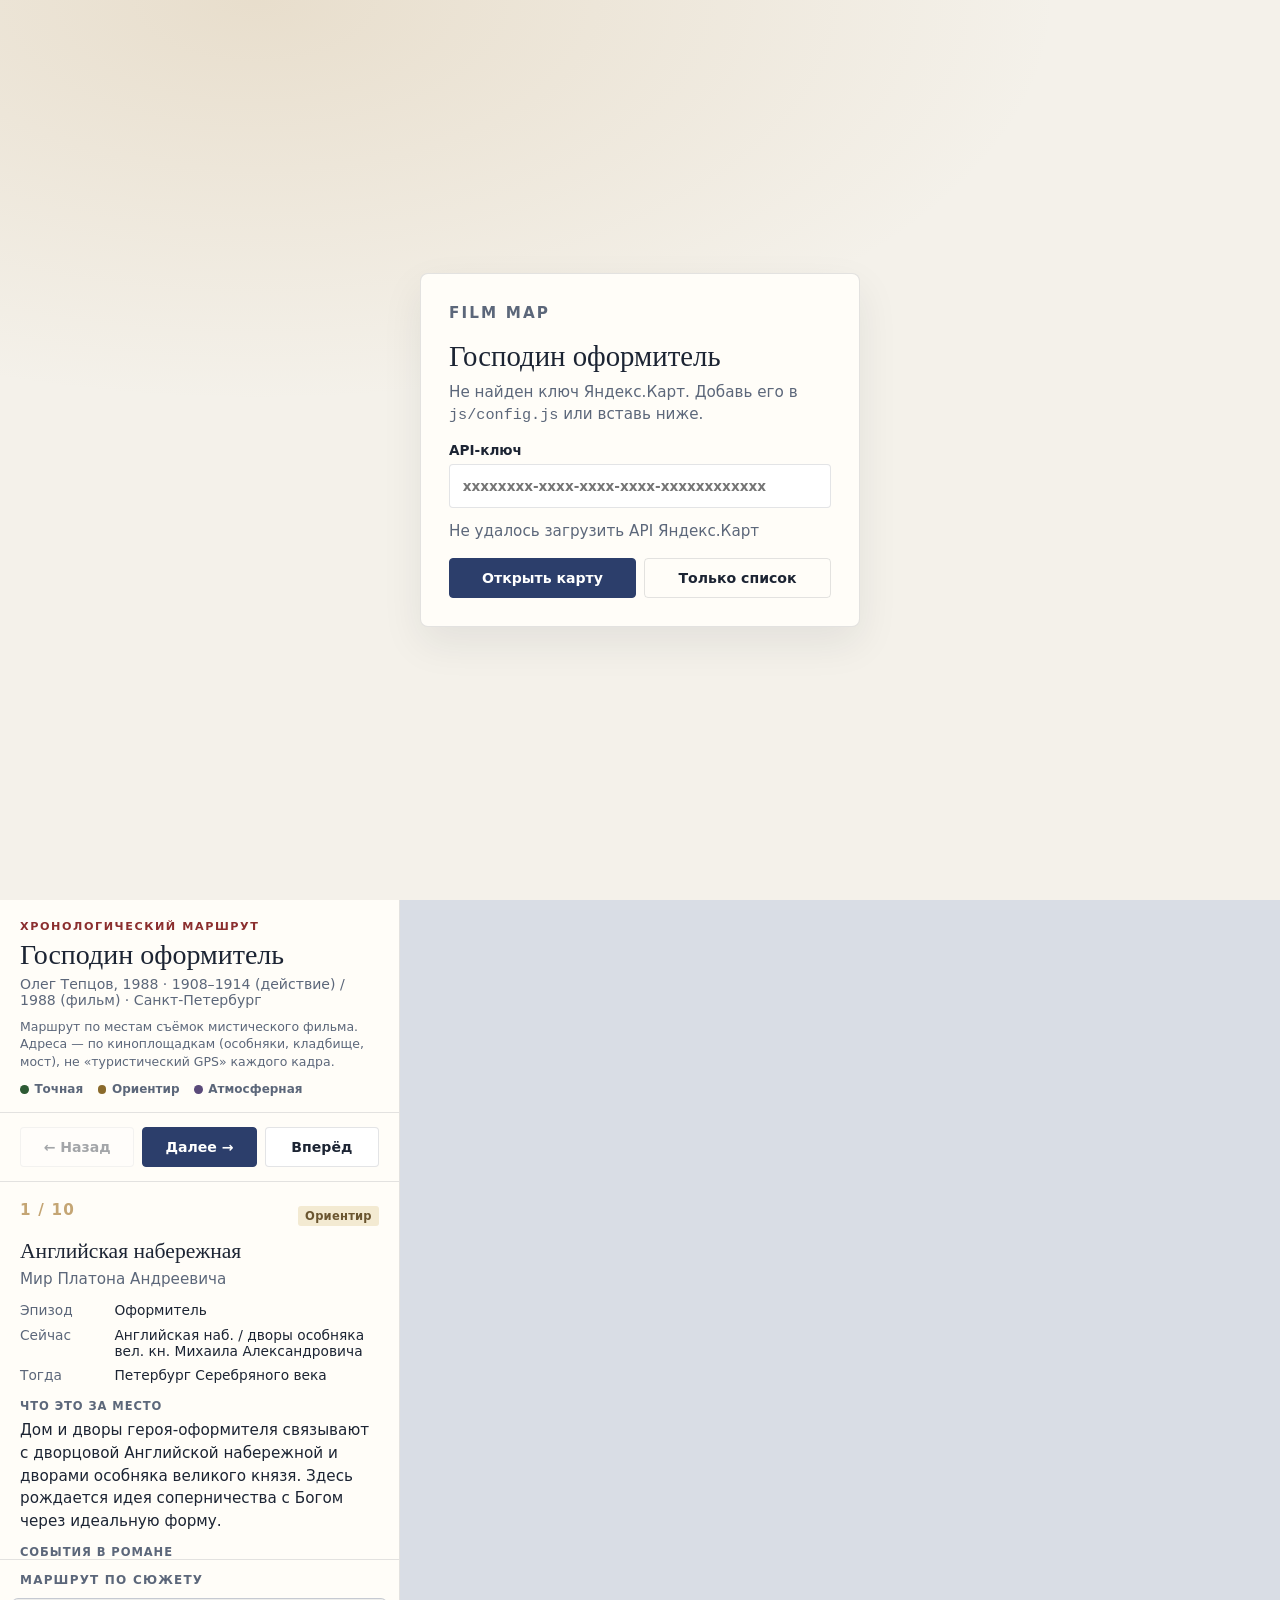
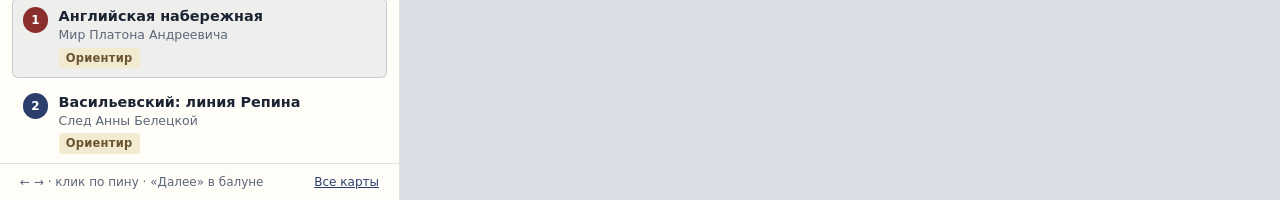
<file: maps/mister-oformitel/index.html>
<!DOCTYPE html>
<html lang="ru">
<head>
  <meta charset="UTF-8" />
  <meta name="viewport" content="width=device-width, initial-scale=1" />
  <title>Господин оформитель — карта съёмок</title>
  <meta name="description" content="Интерактивный маршрут по местам съёмок фильма Олега Тепцова «Господин оформитель» в Петербурге." />
  <link rel="stylesheet" href="css/styles.css" />
</head>
<body>
  <div id="keyScreen" hidden>
    <div class="key-card">
      <p class="eyebrow">Film map</p>
      <h1>Господин оформитель</h1>
      <p>Не найден ключ Яндекс.Карт. Добавь его в <code>js/config.js</code> или вставь ниже.</p>
      <form id="keyForm">
        <label>
          API-ключ
          <input id="apiKeyInput" type="password" autocomplete="off" placeholder="xxxxxxxx-xxxx-xxxx-xxxx-xxxxxxxxxxxx" />
        </label>
        <p class="key-error" id="keyError"></p>
        <div class="key-actions">
          <button class="btn btn-primary" type="submit">Открыть карту</button>
          <button class="btn btn-ghost" type="button" id="browseWithoutMap">Только список</button>
        </div>
      </form>
    </div>
  </div>

  <div id="app" hidden>
    <aside class="panel">
      <header class="panel-head">
        <p class="eyebrow">Хронологический маршрут</p>
        <h1 id="bookTitle">Господин оформитель</h1>
        <p class="meta" id="bookMeta"></p>
        <p class="disclaimer" id="bookDisclaimer"></p>
        <div class="legend" aria-label="Точность точек">
          <span class="legend-item"><i class="dot high"></i> Точная</span>
          <span class="legend-item"><i class="dot medium"></i> Ориентир</span>
          <span class="legend-item"><i class="dot atmospheric"></i> Атмосферная</span>
        </div>
      </header>

      <div class="controls">
        <button class="btn" type="button" id="btnPrev">← Назад</button>
        <button class="btn btn-primary" type="button" id="btnPlay">Далее →</button>
        <button class="btn" type="button" id="btnNext">Вперёд</button>
      </div>

      <article class="card" id="card">
        <div class="card-top">
          <p class="card-step" id="cardStep">1 / 14</p>
          <span class="confidence" id="cardConfidence"></span>
        </div>
        <h2 id="cardTitle">—</h2>
        <p class="card-sub" id="cardSubtitle"></p>
        <dl class="card-grid">
          <div><dt>Эпизод</dt><dd id="cardChapter"></dd></div>
          <div><dt>Сейчас</dt><dd id="cardToday"></dd></div>
          <div><dt>Тогда</dt><dd id="cardThen"></dd></div>
        </dl>
        <p class="label">Что это за место</p>
        <p id="cardSummary"></p>
        <p class="label">События в романе</p>
        <p id="cardEvents"></p>
        <p class="label">Почему точка здесь</p>
        <p id="cardWhy"></p>
      </article>

      <div class="route-wrap">
        <h3>Маршрут по сюжету</h3>
        <div class="route-list" id="routeList"></div>
      </div>

      <footer class="panel-foot">
        <span>← → · клик по пину · «Далее» в балуне</span>
        <a href="../">Все карты</a>
      </footer>
    </aside>

    <div id="map" role="application" aria-label="Карта маршрута"></div>
  </div>

  <script src="js/config.js"></script>
  <script src="js/map.js"></script>
</body>
</html>
</file>
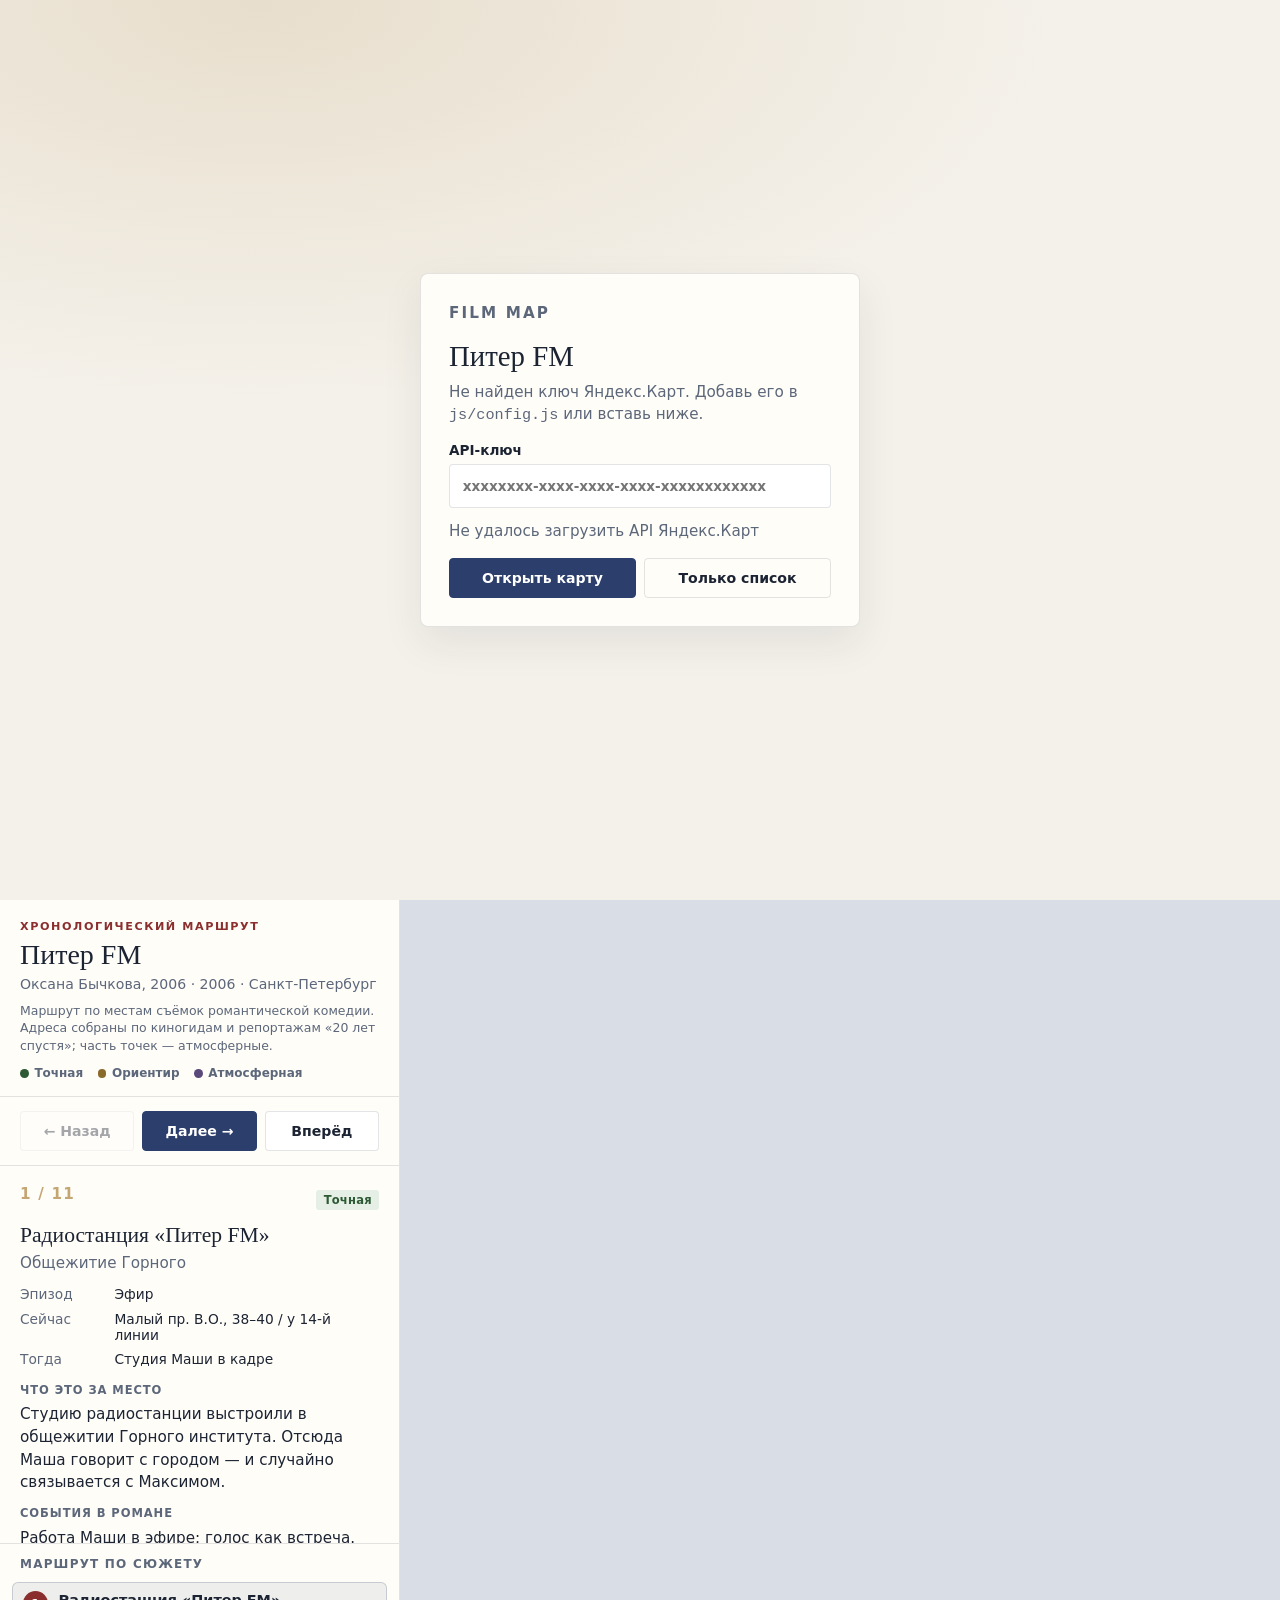
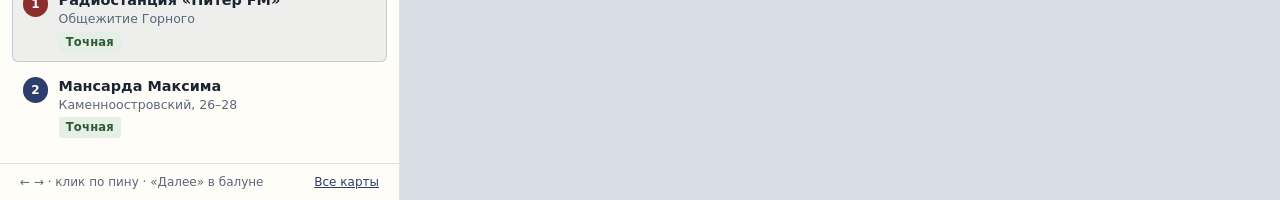
<file: maps/piter-fm/index.html>
<!DOCTYPE html>
<html lang="ru">
<head>
  <meta charset="UTF-8" />
  <meta name="viewport" content="width=device-width, initial-scale=1" />
  <title>Питер FM — карта съёмок</title>
  <meta name="description" content="Интерактивный маршрут по местам съёмок фильма «Питер FM» в Санкт-Петербурге." />
  <link rel="stylesheet" href="css/styles.css" />
</head>
<body>
  <div id="keyScreen" hidden>
    <div class="key-card">
      <p class="eyebrow">Film map</p>
      <h1>Питер FM</h1>
      <p>Не найден ключ Яндекс.Карт. Добавь его в <code>js/config.js</code> или вставь ниже.</p>
      <form id="keyForm">
        <label>
          API-ключ
          <input id="apiKeyInput" type="password" autocomplete="off" placeholder="xxxxxxxx-xxxx-xxxx-xxxx-xxxxxxxxxxxx" />
        </label>
        <p class="key-error" id="keyError"></p>
        <div class="key-actions">
          <button class="btn btn-primary" type="submit">Открыть карту</button>
          <button class="btn btn-ghost" type="button" id="browseWithoutMap">Только список</button>
        </div>
      </form>
    </div>
  </div>

  <div id="app" hidden>
    <aside class="panel">
      <header class="panel-head">
        <p class="eyebrow">Хронологический маршрут</p>
        <h1 id="bookTitle">Питер FM</h1>
        <p class="meta" id="bookMeta"></p>
        <p class="disclaimer" id="bookDisclaimer"></p>
        <div class="legend" aria-label="Точность точек">
          <span class="legend-item"><i class="dot high"></i> Точная</span>
          <span class="legend-item"><i class="dot medium"></i> Ориентир</span>
          <span class="legend-item"><i class="dot atmospheric"></i> Атмосферная</span>
        </div>
      </header>

      <div class="controls">
        <button class="btn" type="button" id="btnPrev">← Назад</button>
        <button class="btn btn-primary" type="button" id="btnPlay">Далее →</button>
        <button class="btn" type="button" id="btnNext">Вперёд</button>
      </div>

      <article class="card" id="card">
        <div class="card-top">
          <p class="card-step" id="cardStep">1 / 14</p>
          <span class="confidence" id="cardConfidence"></span>
        </div>
        <h2 id="cardTitle">—</h2>
        <p class="card-sub" id="cardSubtitle"></p>
        <dl class="card-grid">
          <div><dt>Эпизод</dt><dd id="cardChapter"></dd></div>
          <div><dt>Сейчас</dt><dd id="cardToday"></dd></div>
          <div><dt>Тогда</dt><dd id="cardThen"></dd></div>
        </dl>
        <p class="label">Что это за место</p>
        <p id="cardSummary"></p>
        <p class="label">События в романе</p>
        <p id="cardEvents"></p>
        <p class="label">Почему точка здесь</p>
        <p id="cardWhy"></p>
      </article>

      <div class="route-wrap">
        <h3>Маршрут по сюжету</h3>
        <div class="route-list" id="routeList"></div>
      </div>

      <footer class="panel-foot">
        <span>← → · клик по пину · «Далее» в балуне</span>
        <a href="../">Все карты</a>
      </footer>
    </aside>

    <div id="map" role="application" aria-label="Карта маршрута"></div>
  </div>

  <script src="js/config.js"></script>
  <script src="js/map.js"></script>
</body>
</html>
</file>
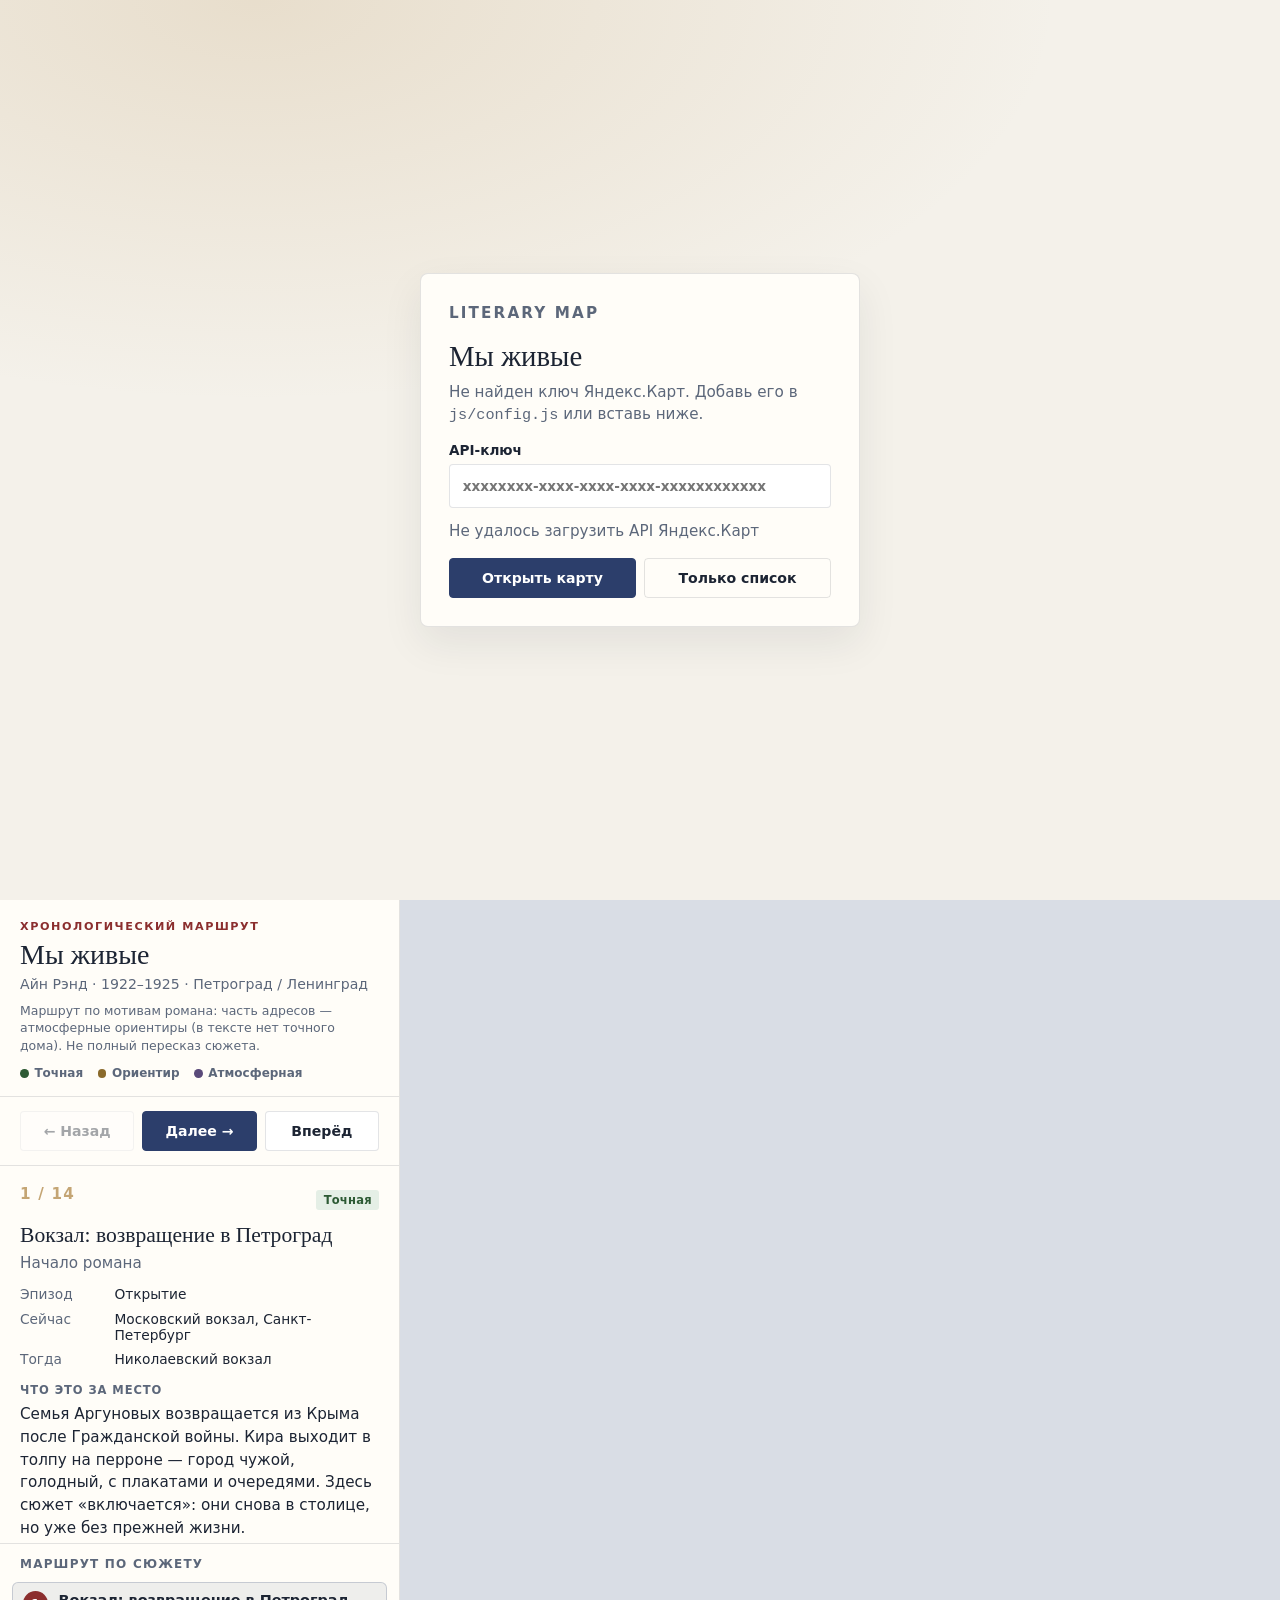
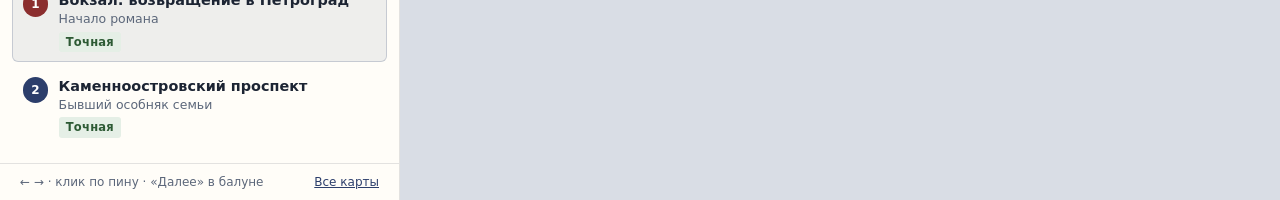
<file: maps/we-the-living/index.html>
<!DOCTYPE html>
<html lang="ru">
<head>
  <meta charset="UTF-8" />
  <meta name="viewport" content="width=device-width, initial-scale=1" />
  <title>Мы живые — карта маршрута</title>
  <meta name="description" content="Интерактивный хронологический маршрут по местам романа Айн Рэнд «Мы живые» на карте Петрограда / Ленинграда." />
  <link rel="stylesheet" href="css/styles.css" />
</head>
<body>
  <div id="keyScreen" hidden>
    <div class="key-card">
      <p class="eyebrow">Literary map</p>
      <h1>Мы живые</h1>
      <p>Не найден ключ Яндекс.Карт. Добавь его в <code>js/config.js</code> или вставь ниже.</p>
      <form id="keyForm">
        <label>
          API-ключ
          <input id="apiKeyInput" type="password" autocomplete="off" placeholder="xxxxxxxx-xxxx-xxxx-xxxx-xxxxxxxxxxxx" />
        </label>
        <p class="key-error" id="keyError"></p>
        <div class="key-actions">
          <button class="btn btn-primary" type="submit">Открыть карту</button>
          <button class="btn btn-ghost" type="button" id="browseWithoutMap">Только список</button>
        </div>
      </form>
    </div>
  </div>

  <div id="app" hidden>
    <aside class="panel">
      <header class="panel-head">
        <p class="eyebrow">Хронологический маршрут</p>
        <h1 id="bookTitle">Мы живые</h1>
        <p class="meta" id="bookMeta"></p>
        <p class="disclaimer" id="bookDisclaimer"></p>
        <div class="legend" aria-label="Точность точек">
          <span class="legend-item"><i class="dot high"></i> Точная</span>
          <span class="legend-item"><i class="dot medium"></i> Ориентир</span>
          <span class="legend-item"><i class="dot atmospheric"></i> Атмосферная</span>
        </div>
      </header>

      <div class="controls">
        <button class="btn" type="button" id="btnPrev">← Назад</button>
        <button class="btn btn-primary" type="button" id="btnPlay">Далее →</button>
        <button class="btn" type="button" id="btnNext">Вперёд</button>
      </div>

      <article class="card" id="card">
        <div class="card-top">
          <p class="card-step" id="cardStep">1 / 14</p>
          <span class="confidence" id="cardConfidence"></span>
        </div>
        <h2 id="cardTitle">—</h2>
        <p class="card-sub" id="cardSubtitle"></p>
        <dl class="card-grid">
          <div><dt>Эпизод</dt><dd id="cardChapter"></dd></div>
          <div><dt>Сейчас</dt><dd id="cardToday"></dd></div>
          <div><dt>Тогда</dt><dd id="cardThen"></dd></div>
        </dl>
        <p class="label">Что это за место</p>
        <p id="cardSummary"></p>
        <p class="label">События в романе</p>
        <p id="cardEvents"></p>
        <p class="label">Почему точка здесь</p>
        <p id="cardWhy"></p>
      </article>

      <div class="route-wrap">
        <h3>Маршрут по сюжету</h3>
        <div class="route-list" id="routeList"></div>
      </div>

      <footer class="panel-foot">
        <span>← → · клик по пину · «Далее» в балуне</span>
        <a href="../">Все карты</a>
      </footer>
    </aside>

    <div id="map" role="application" aria-label="Карта маршрута"></div>
  </div>

  <script src="js/config.js"></script>
  <script src="js/map.js"></script>
</body>
</html>
</file>
<file: css/styles.css>
:root {
  --bg: #ffffff;
  --bg-soft: #f6f8fc;
  --ink: #0b0f19;
  --muted: #5b6475;
  --line: rgba(11, 15, 25, 0.08);
  --blue: #1a2b6b;
  --accent: #4d6fff;
  --accent-ink: #ffffff;
  --radius: 16px;
  --radius-pill: 999px;
  --font: "DM Sans", system-ui, sans-serif;
  --display: "Plus Jakarta Sans", system-ui, sans-serif;
}

* { box-sizing: border-box; margin: 0; padding: 0; }
html { scroll-behavior: smooth; }
body {
  font-family: var(--font);
  color: var(--ink);
  background: var(--bg);
  line-height: 1.55;
  min-height: 100%;
}
a { color: inherit; text-decoration: none; }
.container { width: min(1120px, calc(100% - 2.5rem)); margin: 0 auto; }
.narrow { width: min(560px, 100%); }

.site-nav {
  position: fixed;
  inset: 0 0 auto;
  z-index: 40;
  padding: 0.95rem 0;
  background: rgba(255, 255, 255, 0.86);
  backdrop-filter: blur(14px);
  border-bottom: 1px solid transparent;
  transition: border-color .25s, box-shadow .25s;
}
.site-nav.is-scrolled {
  border-bottom-color: var(--line);
  box-shadow: 0 8px 30px rgba(11, 15, 25, 0.04);
}
.nav-inner {
  display: flex;
  align-items: center;
  justify-content: space-between;
  gap: 1rem;
}
.brand {
  font-family: var(--display);
  font-weight: 800;
  font-size: 1.35rem;
  letter-spacing: -0.03em;
}
.brand span { color: var(--accent); }
.nav-links {
  display: flex;
  gap: 1.5rem;
  font-weight: 600;
  font-size: 0.95rem;
  color: var(--muted);
}
.nav-links a:hover { color: var(--ink); }
.nav-cta {
  display: inline-flex;
  align-items: center;
  min-height: 42px;
  padding: 0 1.15rem;
  background: var(--ink);
  color: #fff;
  font-weight: 700;
  font-size: 0.9rem;
  border-radius: var(--radius-pill);
  transition: transform .2s, background .2s;
}
.nav-cta:hover { transform: translateY(-1px); background: #000; }
.nav-toggle {
  display: none;
  width: 42px;
  height: 42px;
  border: 1px solid var(--line);
  background: #fff;
  border-radius: 12px;
  cursor: pointer;
}
.nav-toggle span,
.nav-toggle span::before,
.nav-toggle span::after {
  display: block;
  width: 16px;
  height: 1.5px;
  background: var(--ink);
  margin: 0 auto;
  position: relative;
}
.nav-toggle span::before,
.nav-toggle span::after { content: ""; position: absolute; left: 0; }
.nav-toggle span::before { top: -5px; }
.nav-toggle span::after { top: 5px; }

.hero {
  padding: 8.5rem 0 4.5rem;
  overflow: hidden;
}
.hero-grid {
  display: grid;
  grid-template-columns: 1.05fr 0.95fr;
  gap: 2.5rem;
  align-items: center;
}
.hero h1 {
  font-family: var(--display);
  font-size: clamp(2.5rem, 5.8vw, 4rem);
  font-weight: 800;
  letter-spacing: -0.045em;
  line-height: 1.05;
  max-width: 14ch;
  margin-bottom: 1.2rem;
}
.hero-lead {
  color: var(--muted);
  font-size: 1.08rem;
  max-width: 40ch;
  margin-bottom: 1.8rem;
}
.hero-actions {
  display: flex;
  flex-wrap: wrap;
  gap: 0.75rem;
}

.hero-visual {
  position: relative;
  min-height: 340px;
  display: grid;
  place-items: center;
}
.aurora {
  position: absolute;
  width: 78%;
  height: 78%;
  border-radius: 50%;
  background:
    radial-gradient(circle at 30% 40%, rgba(80, 220, 255, 0.55), transparent 45%),
    radial-gradient(circle at 70% 35%, rgba(180, 255, 90, 0.45), transparent 42%),
    radial-gradient(circle at 55% 70%, rgba(255, 120, 180, 0.45), transparent 48%),
    radial-gradient(circle at 40% 65%, rgba(255, 170, 80, 0.35), transparent 45%);
  filter: blur(28px);
  opacity: 0.85;
  animation: aurora-float 10s ease-in-out infinite alternate;
}
.hero-wires {
  position: relative;
  width: min(100%, 420px);
  height: auto;
  z-index: 1;
}
@keyframes aurora-float {
  from { transform: translate(-4%, 2%) scale(1); }
  to { transform: translate(3%, -3%) scale(1.06); }
}

.btn {
  display: inline-flex;
  align-items: center;
  justify-content: center;
  min-height: 50px;
  padding: 0.8rem 1.35rem;
  border-radius: var(--radius-pill);
  border: 1px solid transparent;
  font: inherit;
  font-weight: 700;
  cursor: pointer;
  transition: transform .2s, background .2s, border-color .2s;
}
.btn:hover { transform: translateY(-1px); }
.btn-primary {
  background: var(--ink);
  color: #fff;
}
.btn-primary:hover { background: #000; }
.btn-ghost {
  background: #fff;
  border-color: var(--line);
  color: var(--ink);
}

.trust {
  padding: 0 0 2.5rem;
  border-bottom: 1px solid var(--line);
}
.trust-line {
  text-align: center;
  color: var(--muted);
  font-weight: 600;
  font-size: 0.95rem;
}

.section { padding: clamp(3.5rem, 7vw, 5.5rem) 0; }
.section--soft { background: var(--bg-soft); }
.section-head {
  max-width: 36rem;
  margin-bottom: 2rem;
}
.section-head h2,
.lead-split h2,
.price-box h2 {
  font-family: var(--display);
  font-size: clamp(1.85rem, 3.8vw, 2.6rem);
  font-weight: 800;
  letter-spacing: -0.035em;
  line-height: 1.12;
  margin-bottom: 0.65rem;
}
.section-head p,
.lead-split > .reveal > p,
.price-box p {
  color: var(--muted);
  font-size: 1.05rem;
}

.cards {
  display: grid;
  grid-template-columns: repeat(3, 1fr);
  gap: 1rem;
}
.card {
  background: #fff;
  border: 1px solid var(--line);
  border-radius: var(--radius);
  padding: 1.45rem 1.35rem;
  transition: transform .25s, box-shadow .25s;
}
.card:hover {
  transform: translateY(-3px);
  box-shadow: 0 16px 40px rgba(11, 15, 25, 0.06);
}
.card h3 {
  font-family: var(--display);
  font-size: 1.2rem;
  font-weight: 700;
  letter-spacing: -0.02em;
  margin-bottom: 0.45rem;
}
.card p { color: var(--muted); font-size: 0.95rem; }

.steps {
  list-style: none;
  display: grid;
  gap: 0.75rem;
  max-width: 560px;
}
.steps li {
  display: grid;
  grid-template-columns: auto 1fr;
  gap: 1rem;
  align-items: center;
  background: #fff;
  border: 1px solid var(--line);
  border-radius: var(--radius);
  padding: 1.1rem 1.2rem;
}
.steps strong {
  font-family: var(--display);
  color: var(--accent);
  font-size: 1rem;
}
.steps span { font-weight: 600; color: var(--ink); }

.lead-split {
  display: grid;
  grid-template-columns: 1fr 1fr;
  gap: 2.5rem;
  align-items: start;
}
.lead-form {
  display: grid;
  gap: 0.85rem;
  background: #fff;
  border: 1px solid var(--line);
  border-radius: calc(var(--radius) + 4px);
  padding: 1.4rem;
}
.lead-form--wide { padding: 1.5rem; }
.lead-form label { display: grid; gap: 0.3rem; }
.lead-form label span {
  font-size: 0.8rem;
  font-weight: 600;
  color: var(--muted);
}
.lead-form input {
  min-height: 48px;
  padding: 0.7rem 1rem;
  border: 1px solid var(--line);
  border-radius: 12px;
  font: inherit;
  background: var(--bg-soft);
}
.lead-form input:focus {
  outline: none;
  border-color: rgba(77, 111, 255, 0.55);
  background: #fff;
}
.lead-form .btn { width: 100%; }
.form-hint {
  text-align: center;
  font-size: 0.82rem;
  color: var(--muted);
}
.form-row {
  display: grid;
  grid-template-columns: 1fr 1fr;
  gap: 0.85rem;
}

.price-box {
  background: #fff;
  border: 1px solid var(--line);
  border-radius: calc(var(--radius) + 6px);
  padding: clamp(1.6rem, 4vw, 2.4rem);
  max-width: 720px;
}
.price-box .btn { margin-top: 0.5rem; }

.site-footer {
  border-top: 1px solid var(--line);
  padding: 1.6rem 0 2.2rem;
  color: var(--muted);
  font-size: 0.9rem;
}
.footer-inner {
  display: flex;
  justify-content: space-between;
  gap: 1rem;
}
.site-footer a { font-weight: 700; color: var(--ink); }

.reveal {
  opacity: 0;
  transform: translateY(18px);
  transition: opacity .7s ease, transform .7s cubic-bezier(.2, .8, .2, 1);
}
.reveal.is-in {
  opacity: 1;
  transform: none;
}

@media (max-width: 900px) {
  .nav-links { display: none; }
  .nav-links.open {
    display: flex;
    flex-direction: column;
    position: absolute;
    inset: 100% 0 auto;
    background: #fff;
    padding: 1rem 1.2rem 1.25rem;
    border-bottom: 1px solid var(--line);
  }
  .nav-toggle { display: grid; place-items: center; }
  .nav-cta { display: none; }
  .hero-grid,
  .cards,
  .lead-split,
  .form-row { grid-template-columns: 1fr; }
  .hero h1 { max-width: none; }
  .hero-visual { min-height: 260px; order: -1; }
}

@media (prefers-reduced-motion: reduce) {
  html { scroll-behavior: auto; }
  .aurora { animation: none; }
  .reveal { opacity: 1; transform: none; transition: none; }
}
</file>
<file: we-the-living/css/styles.css>
:root {
  --ink: #1c2433;
  --muted: #5c677a;
  --line: rgba(28, 36, 51, 0.12);
  --paper: #f4f1ea;
  --panel: #fffdf8;
  --accent: #8b2e2e;
  --accent-soft: #c4a574;
  --map-blue: #2c3e6b;
  --font: "Georgia", "Times New Roman", serif;
  --ui: "Segoe UI", system-ui, sans-serif;
}

* { box-sizing: border-box; margin: 0; padding: 0; }
html, body { height: 100%; }
body {
  font-family: var(--ui);
  color: var(--ink);
  background: var(--paper);
}

#app {
  display: grid;
  grid-template-columns: minmax(300px, 400px) 1fr;
  height: 100%;
}

.panel {
  display: flex;
  flex-direction: column;
  background: var(--panel);
  border-right: 1px solid var(--line);
  min-height: 0;
  z-index: 2;
}

.panel-head {
  padding: 1.25rem 1.25rem 1rem;
  border-bottom: 1px solid var(--line);
}
.eyebrow {
  font-size: 0.7rem;
  letter-spacing: 0.14em;
  text-transform: uppercase;
  color: var(--accent);
  font-weight: 700;
  margin-bottom: 0.35rem;
}
.panel-head h1 {
  font-family: var(--font);
  font-size: 1.75rem;
  font-weight: 500;
  line-height: 1.15;
  margin-bottom: 0.35rem;
}
.meta { color: var(--muted); font-size: 0.88rem; margin-bottom: 0.6rem; }
.disclaimer {
  font-size: 0.78rem;
  color: var(--muted);
  line-height: 1.4;
  margin-bottom: 0.75rem;
}
.legend {
  display: flex;
  flex-wrap: wrap;
  gap: 0.55rem 0.9rem;
}
.legend-item {
  display: inline-flex;
  align-items: center;
  gap: 0.35rem;
  font-size: 0.75rem;
  font-weight: 600;
  color: var(--muted);
}
.legend .dot {
  width: 0.55rem;
  height: 0.55rem;
  border-radius: 50%;
  display: inline-block;
}
.legend .dot.high { background: #2d5a34; }
.legend .dot.medium { background: #8a6a2b; }
.legend .dot.atmospheric { background: #5a4a7a; }
.card-top {
  display: flex;
  justify-content: space-between;
  align-items: center;
  gap: 0.5rem;
  margin-bottom: 0.35rem;
}
.map-fallback {
  display: grid;
  place-items: center;
  height: 100%;
  padding: 2rem;
  text-align: center;
  color: var(--muted);
  font-weight: 600;
}

.controls {
  display: flex;
  gap: 0.5rem;
  padding: 0.85rem 1.25rem;
  border-bottom: 1px solid var(--line);
}
.btn {
  flex: 1;
  min-height: 40px;
  border: 1px solid var(--line);
  background: #fff;
  color: var(--ink);
  font: inherit;
  font-weight: 600;
  font-size: 0.88rem;
  cursor: pointer;
  border-radius: 4px;
}
.btn:hover:not(:disabled) { border-color: var(--map-blue); }
.btn:disabled { opacity: 0.4; cursor: default; }
.btn-primary {
  background: var(--map-blue);
  color: #fff;
  border-color: var(--map-blue);
}
.btn-ghost { background: transparent; }

.card {
  padding: 1.1rem 1.25rem 1.25rem;
  border-bottom: 1px solid var(--line);
  overflow: auto;
  max-height: 42%;
}
.card-step {
  font-size: 0.75rem;
  letter-spacing: 0.08em;
  text-transform: uppercase;
  color: var(--accent-soft);
  font-weight: 700;
  margin: 0;
}
.card h2 {
  font-family: var(--font);
  font-size: 1.35rem;
  font-weight: 500;
  line-height: 1.2;
  margin-bottom: 0.2rem;
}
.card-sub { color: var(--muted); font-size: 0.92rem; margin-bottom: 0.85rem; }
.card-grid {
  display: grid;
  gap: 0.55rem;
  margin-bottom: 0.9rem;
  font-size: 0.86rem;
}
.card-grid div {
  display: grid;
  grid-template-columns: 5.5rem 1fr;
  gap: 0.4rem;
}
.card-grid dt { color: var(--muted); }
.card-grid dd { font-weight: 500; }
.card p { font-size: 0.95rem; line-height: 1.5; margin-bottom: 0.7rem; }
.card .label {
  font-size: 0.72rem;
  letter-spacing: 0.08em;
  text-transform: uppercase;
  color: var(--muted);
  font-weight: 700;
  margin-bottom: 0.25rem;
}
.confidence {
  display: inline-block;
  font-size: 0.72rem;
  padding: 0.2rem 0.45rem;
  border-radius: 3px;
  background: #eee8dc;
  color: var(--muted);
  font-weight: 700;
  letter-spacing: 0.02em;
  width: fit-content;
}
.confidence[data-level="high"] { background: #e5efe6; color: #2d5a34; }
.confidence[data-level="medium"] { background: #f3ead2; color: #6a5530; }
.confidence[data-level="atmospheric"] { background: #ece7f2; color: #4a3d66; }
.route-text .confidence { margin-top: 0.25rem; }

.route-wrap {
  flex: 1;
  min-height: 0;
  display: flex;
  flex-direction: column;
}
.route-wrap h3 {
  padding: 0.85rem 1.25rem 0.4rem;
  font-size: 0.75rem;
  letter-spacing: 0.1em;
  text-transform: uppercase;
  color: var(--muted);
}
.route-list {
  flex: 1;
  overflow: auto;
  padding: 0.25rem 0.75rem 1rem;
  display: flex;
  flex-direction: column;
  gap: 0.35rem;
}
.route-item {
  display: flex;
  gap: 0.65rem;
  align-items: flex-start;
  text-align: left;
  width: 100%;
  border: 1px solid transparent;
  background: transparent;
  padding: 0.55rem 0.6rem;
  border-radius: 6px;
  cursor: pointer;
  font: inherit;
  color: inherit;
}
.route-item:hover { background: rgba(44, 62, 107, 0.05); }
.route-item.is-active {
  background: rgba(44, 62, 107, 0.08);
  border-color: rgba(44, 62, 107, 0.2);
}
.route-num {
  flex: 0 0 1.6rem;
  height: 1.6rem;
  display: grid;
  place-items: center;
  border-radius: 50%;
  background: var(--map-blue);
  color: #fff;
  font-size: 0.75rem;
  font-weight: 700;
}
.route-item.is-active .route-num { background: var(--accent); }
.route-text { display: grid; gap: 0.1rem; }
.route-text strong { font-size: 0.9rem; font-weight: 600; line-height: 1.25; }
.route-text small { color: var(--muted); font-size: 0.78rem; }

#map {
  width: 100%;
  height: 100%;
  background: #d9dde5;
}

.panel-foot {
  padding: 0.7rem 1.25rem;
  border-top: 1px solid var(--line);
  font-size: 0.75rem;
  color: var(--muted);
  display: flex;
  justify-content: space-between;
  gap: 0.5rem;
  align-items: center;
}
.panel-foot button {
  border: none;
  background: none;
  color: var(--map-blue);
  font: inherit;
  font-size: 0.75rem;
  cursor: pointer;
  text-decoration: underline;
}

/* Key screen */
#keyScreen {
  min-height: 100%;
  display: grid;
  place-items: center;
  padding: 2rem;
  background:
    radial-gradient(800px 400px at 20% 0%, rgba(196, 165, 116, 0.25), transparent),
    var(--paper);
}
#keyScreen[hidden] { display: none; }
.key-card {
  width: min(440px, 100%);
  background: var(--panel);
  border: 1px solid var(--line);
  padding: 1.75rem;
  border-radius: 8px;
  box-shadow: 0 16px 40px rgba(28, 36, 51, 0.08);
}
.key-card h1 {
  font-family: var(--font);
  font-size: 1.8rem;
  font-weight: 500;
  margin: 0.3rem 0 0.5rem;
}
.key-card p { color: var(--muted); font-size: 0.95rem; margin-bottom: 1rem; line-height: 1.45; }
.key-card ol { margin: 0 0 1.1rem 1.1rem; color: var(--ink); font-size: 0.9rem; line-height: 1.5; }
.key-card a { color: var(--map-blue); }
.key-card label {
  display: grid;
  gap: 0.35rem;
  font-size: 0.85rem;
  font-weight: 600;
  margin-bottom: 0.75rem;
}
.key-card input {
  min-height: 44px;
  padding: 0.6rem 0.8rem;
  border: 1px solid var(--line);
  border-radius: 4px;
  font: inherit;
}
.key-error { color: var(--accent); font-size: 0.85rem; min-height: 1.2em; margin-bottom: 0.5rem; }
.key-actions { display: flex; gap: 0.5rem; }
.key-note { margin-top: 0.9rem; font-size: 0.78rem; color: var(--muted); }

@media (max-width: 860px) {
  #app {
    grid-template-columns: 1fr;
    grid-template-rows: 55vh 45vh;
  }
  .panel {
    order: 2;
    border-right: none;
    border-top: 1px solid var(--line);
  }
  #map { order: 1; min-height: 45vh; }
  .card { max-height: none; }
}
</file>
<file: maps/brat/css/styles.css>
:root {
  --ink: #1c2433;
  --muted: #5c677a;
  --line: rgba(28, 36, 51, 0.12);
  --paper: #f4f1ea;
  --panel: #fffdf8;
  --accent: #8b2e2e;
  --accent-soft: #c4a574;
  --map-blue: #2c3e6b;
  --font: "Georgia", "Times New Roman", serif;
  --ui: "Segoe UI", system-ui, sans-serif;
}

* { box-sizing: border-box; margin: 0; padding: 0; }
html, body { height: 100%; }
body {
  font-family: var(--ui);
  color: var(--ink);
  background: var(--paper);
}

#app {
  display: grid;
  grid-template-columns: minmax(300px, 400px) 1fr;
  height: 100%;
}

.panel {
  display: flex;
  flex-direction: column;
  background: var(--panel);
  border-right: 1px solid var(--line);
  min-height: 0;
  z-index: 2;
}

.panel-head {
  padding: 1.25rem 1.25rem 1rem;
  border-bottom: 1px solid var(--line);
}
.eyebrow {
  font-size: 0.7rem;
  letter-spacing: 0.14em;
  text-transform: uppercase;
  color: var(--accent);
  font-weight: 700;
  margin-bottom: 0.35rem;
}
.panel-head h1 {
  font-family: var(--font);
  font-size: 1.75rem;
  font-weight: 500;
  line-height: 1.15;
  margin-bottom: 0.35rem;
}
.meta { color: var(--muted); font-size: 0.88rem; margin-bottom: 0.6rem; }
.disclaimer {
  font-size: 0.78rem;
  color: var(--muted);
  line-height: 1.4;
  margin-bottom: 0.75rem;
}
.legend {
  display: flex;
  flex-wrap: wrap;
  gap: 0.55rem 0.9rem;
}
.legend-item {
  display: inline-flex;
  align-items: center;
  gap: 0.35rem;
  font-size: 0.75rem;
  font-weight: 600;
  color: var(--muted);
}
.legend .dot {
  width: 0.55rem;
  height: 0.55rem;
  border-radius: 50%;
  display: inline-block;
}
.legend .dot.high { background: #2d5a34; }
.legend .dot.medium { background: #8a6a2b; }
.legend .dot.atmospheric { background: #5a4a7a; }
.card-top {
  display: flex;
  justify-content: space-between;
  align-items: center;
  gap: 0.5rem;
  margin-bottom: 0.35rem;
}
.map-fallback {
  display: grid;
  place-items: center;
  height: 100%;
  padding: 2rem;
  text-align: center;
  color: var(--muted);
  font-weight: 600;
}

.controls {
  display: flex;
  gap: 0.5rem;
  padding: 0.85rem 1.25rem;
  border-bottom: 1px solid var(--line);
}
.btn {
  flex: 1;
  min-height: 40px;
  border: 1px solid var(--line);
  background: #fff;
  color: var(--ink);
  font: inherit;
  font-weight: 600;
  font-size: 0.88rem;
  cursor: pointer;
  border-radius: 4px;
}
.btn:hover:not(:disabled) { border-color: var(--map-blue); }
.btn:disabled { opacity: 0.4; cursor: default; }
.btn-primary {
  background: var(--map-blue);
  color: #fff;
  border-color: var(--map-blue);
}
.btn-ghost { background: transparent; }

.card {
  padding: 1.1rem 1.25rem 1.25rem;
  border-bottom: 1px solid var(--line);
  overflow: auto;
  max-height: 42%;
}
.card-step {
  font-size: 0.75rem;
  letter-spacing: 0.08em;
  text-transform: uppercase;
  color: var(--accent-soft);
  font-weight: 700;
  margin: 0;
}
.card h2 {
  font-family: var(--font);
  font-size: 1.35rem;
  font-weight: 500;
  line-height: 1.2;
  margin-bottom: 0.2rem;
}
.card-sub { color: var(--muted); font-size: 0.92rem; margin-bottom: 0.85rem; }
.card-grid {
  display: grid;
  gap: 0.55rem;
  margin-bottom: 0.9rem;
  font-size: 0.86rem;
}
.card-grid div {
  display: grid;
  grid-template-columns: 5.5rem 1fr;
  gap: 0.4rem;
}
.card-grid dt { color: var(--muted); }
.card-grid dd { font-weight: 500; }
.card p { font-size: 0.95rem; line-height: 1.5; margin-bottom: 0.7rem; }
.card .label {
  font-size: 0.72rem;
  letter-spacing: 0.08em;
  text-transform: uppercase;
  color: var(--muted);
  font-weight: 700;
  margin-bottom: 0.25rem;
}
.confidence {
  display: inline-block;
  font-size: 0.72rem;
  padding: 0.2rem 0.45rem;
  border-radius: 3px;
  background: #eee8dc;
  color: var(--muted);
  font-weight: 700;
  letter-spacing: 0.02em;
  width: fit-content;
}
.confidence[data-level="high"] { background: #e5efe6; color: #2d5a34; }
.confidence[data-level="medium"] { background: #f3ead2; color: #6a5530; }
.confidence[data-level="atmospheric"] { background: #ece7f2; color: #4a3d66; }
.route-text .confidence { margin-top: 0.25rem; }

.route-wrap {
  flex: 1;
  min-height: 0;
  display: flex;
  flex-direction: column;
}
.route-wrap h3 {
  padding: 0.85rem 1.25rem 0.4rem;
  font-size: 0.75rem;
  letter-spacing: 0.1em;
  text-transform: uppercase;
  color: var(--muted);
}
.route-list {
  flex: 1;
  overflow: auto;
  padding: 0.25rem 0.75rem 1rem;
  display: flex;
  flex-direction: column;
  gap: 0.35rem;
}
.route-item {
  display: flex;
  gap: 0.65rem;
  align-items: flex-start;
  text-align: left;
  width: 100%;
  border: 1px solid transparent;
  background: transparent;
  padding: 0.55rem 0.6rem;
  border-radius: 6px;
  cursor: pointer;
  font: inherit;
  color: inherit;
}
.route-item:hover { background: rgba(44, 62, 107, 0.05); }
.route-item.is-active {
  background: rgba(44, 62, 107, 0.08);
  border-color: rgba(44, 62, 107, 0.2);
}
.route-num {
  flex: 0 0 1.6rem;
  height: 1.6rem;
  display: grid;
  place-items: center;
  border-radius: 50%;
  background: var(--map-blue);
  color: #fff;
  font-size: 0.75rem;
  font-weight: 700;
}
.route-item.is-active .route-num { background: var(--accent); }
.route-text { display: grid; gap: 0.1rem; }
.route-text strong { font-size: 0.9rem; font-weight: 600; line-height: 1.25; }
.route-text small { color: var(--muted); font-size: 0.78rem; }

#map {
  width: 100%;
  height: 100%;
  background: #d9dde5;
}

.panel-foot {
  padding: 0.7rem 1.25rem;
  border-top: 1px solid var(--line);
  font-size: 0.75rem;
  color: var(--muted);
  display: flex;
  justify-content: space-between;
  gap: 0.5rem;
  align-items: center;
}
.panel-foot button,
.panel-foot a {
  border: none;
  background: none;
  color: var(--map-blue);
  font: inherit;
  font-size: 0.75rem;
  cursor: pointer;
  text-decoration: underline;
}

/* Key screen */
#keyScreen {
  min-height: 100%;
  display: grid;
  place-items: center;
  padding: 2rem;
  background:
    radial-gradient(800px 400px at 20% 0%, rgba(196, 165, 116, 0.25), transparent),
    var(--paper);
}
#keyScreen[hidden] { display: none; }
.key-card {
  width: min(440px, 100%);
  background: var(--panel);
  border: 1px solid var(--line);
  padding: 1.75rem;
  border-radius: 8px;
  box-shadow: 0 16px 40px rgba(28, 36, 51, 0.08);
}
.key-card h1 {
  font-family: var(--font);
  font-size: 1.8rem;
  font-weight: 500;
  margin: 0.3rem 0 0.5rem;
}
.key-card p { color: var(--muted); font-size: 0.95rem; margin-bottom: 1rem; line-height: 1.45; }
.key-card ol { margin: 0 0 1.1rem 1.1rem; color: var(--ink); font-size: 0.9rem; line-height: 1.5; }
.key-card a { color: var(--map-blue); }
.key-card label {
  display: grid;
  gap: 0.35rem;
  font-size: 0.85rem;
  font-weight: 600;
  margin-bottom: 0.75rem;
}
.key-card input {
  min-height: 44px;
  padding: 0.6rem 0.8rem;
  border: 1px solid var(--line);
  border-radius: 4px;
  font: inherit;
}
.key-error { color: var(--accent); font-size: 0.85rem; min-height: 1.2em; margin-bottom: 0.5rem; }
.key-actions { display: flex; gap: 0.5rem; }
.key-note { margin-top: 0.9rem; font-size: 0.78rem; color: var(--muted); }

@media (max-width: 860px) {
  #app {
    grid-template-columns: 1fr;
    grid-template-rows: 55vh 45vh;
  }
  .panel {
    order: 2;
    border-right: none;
    border-top: 1px solid var(--line);
  }
  #map { order: 1; min-height: 45vh; }
  .card { max-height: none; }
}
</file>
<file: maps/brodsky/css/styles.css>
:root {
  --ink: #1c2433;
  --muted: #5c677a;
  --line: rgba(28, 36, 51, 0.12);
  --paper: #f4f1ea;
  --panel: #fffdf8;
  --accent: #8b2e2e;
  --accent-soft: #c4a574;
  --map-blue: #2c3e6b;
  --font: "Georgia", "Times New Roman", serif;
  --ui: "Segoe UI", system-ui, sans-serif;
}

* { box-sizing: border-box; margin: 0; padding: 0; }
html, body { height: 100%; }
body {
  font-family: var(--ui);
  color: var(--ink);
  background: var(--paper);
}

#app {
  display: grid;
  grid-template-columns: minmax(300px, 400px) 1fr;
  height: 100%;
}

.panel {
  display: flex;
  flex-direction: column;
  background: var(--panel);
  border-right: 1px solid var(--line);
  min-height: 0;
  z-index: 2;
}

.panel-head {
  padding: 1.25rem 1.25rem 1rem;
  border-bottom: 1px solid var(--line);
}
.eyebrow {
  font-size: 0.7rem;
  letter-spacing: 0.14em;
  text-transform: uppercase;
  color: var(--accent);
  font-weight: 700;
  margin-bottom: 0.35rem;
}
.panel-head h1 {
  font-family: var(--font);
  font-size: 1.75rem;
  font-weight: 500;
  line-height: 1.15;
  margin-bottom: 0.35rem;
}
.meta { color: var(--muted); font-size: 0.88rem; margin-bottom: 0.6rem; }
.disclaimer {
  font-size: 0.78rem;
  color: var(--muted);
  line-height: 1.4;
  margin-bottom: 0.75rem;
}
.legend {
  display: flex;
  flex-wrap: wrap;
  gap: 0.55rem 0.9rem;
}
.legend-item {
  display: inline-flex;
  align-items: center;
  gap: 0.35rem;
  font-size: 0.75rem;
  font-weight: 600;
  color: var(--muted);
}
.legend .dot {
  width: 0.55rem;
  height: 0.55rem;
  border-radius: 50%;
  display: inline-block;
}
.legend .dot.high { background: #2d5a34; }
.legend .dot.medium { background: #8a6a2b; }
.legend .dot.atmospheric { background: #5a4a7a; }
.card-top {
  display: flex;
  justify-content: space-between;
  align-items: center;
  gap: 0.5rem;
  margin-bottom: 0.35rem;
}
.map-fallback {
  display: grid;
  place-items: center;
  height: 100%;
  padding: 2rem;
  text-align: center;
  color: var(--muted);
  font-weight: 600;
}

.controls {
  display: flex;
  gap: 0.5rem;
  padding: 0.85rem 1.25rem;
  border-bottom: 1px solid var(--line);
}
.btn {
  flex: 1;
  min-height: 40px;
  border: 1px solid var(--line);
  background: #fff;
  color: var(--ink);
  font: inherit;
  font-weight: 600;
  font-size: 0.88rem;
  cursor: pointer;
  border-radius: 4px;
}
.btn:hover:not(:disabled) { border-color: var(--map-blue); }
.btn:disabled { opacity: 0.4; cursor: default; }
.btn-primary {
  background: var(--map-blue);
  color: #fff;
  border-color: var(--map-blue);
}
.btn-ghost { background: transparent; }

.card {
  padding: 1.1rem 1.25rem 1.25rem;
  border-bottom: 1px solid var(--line);
  overflow: auto;
  max-height: 42%;
}
.card-step {
  font-size: 0.75rem;
  letter-spacing: 0.08em;
  text-transform: uppercase;
  color: var(--accent-soft);
  font-weight: 700;
  margin: 0;
}
.card h2 {
  font-family: var(--font);
  font-size: 1.35rem;
  font-weight: 500;
  line-height: 1.2;
  margin-bottom: 0.2rem;
}
.card-sub { color: var(--muted); font-size: 0.92rem; margin-bottom: 0.85rem; }
.card-grid {
  display: grid;
  gap: 0.55rem;
  margin-bottom: 0.9rem;
  font-size: 0.86rem;
}
.card-grid div {
  display: grid;
  grid-template-columns: 5.5rem 1fr;
  gap: 0.4rem;
}
.card-grid dt { color: var(--muted); }
.card-grid dd { font-weight: 500; }
.card p { font-size: 0.95rem; line-height: 1.5; margin-bottom: 0.7rem; }
.card .label {
  font-size: 0.72rem;
  letter-spacing: 0.08em;
  text-transform: uppercase;
  color: var(--muted);
  font-weight: 700;
  margin-bottom: 0.25rem;
}
.confidence {
  display: inline-block;
  font-size: 0.72rem;
  padding: 0.2rem 0.45rem;
  border-radius: 3px;
  background: #eee8dc;
  color: var(--muted);
  font-weight: 700;
  letter-spacing: 0.02em;
  width: fit-content;
}
.confidence[data-level="high"] { background: #e5efe6; color: #2d5a34; }
.confidence[data-level="medium"] { background: #f3ead2; color: #6a5530; }
.confidence[data-level="atmospheric"] { background: #ece7f2; color: #4a3d66; }
.route-text .confidence { margin-top: 0.25rem; }

.emigration {
  padding: 0.85rem 1.25rem 1rem;
  border-bottom: 1px solid var(--line);
  background: rgba(44, 62, 107, 0.04);
  max-height: 28%;
  overflow: auto;
}
.emigration h3 {
  font-size: 0.75rem;
  letter-spacing: 0.1em;
  text-transform: uppercase;
  color: var(--muted);
  margin-bottom: 0.55rem;
}
.emigration h3 span {
  font-weight: 500;
  letter-spacing: 0.02em;
  text-transform: none;
  opacity: 0.85;
}
.emigration-list {
  display: grid;
  gap: 0.65rem;
}
.emigration-item h4 {
  font-family: var(--font);
  font-size: 1rem;
  font-weight: 500;
  margin: 0.1rem 0 0.25rem;
}
.emigration-period {
  font-size: 0.72rem;
  font-weight: 700;
  letter-spacing: 0.06em;
  text-transform: uppercase;
  color: var(--accent);
}
.emigration-item p:last-child {
  font-size: 0.86rem;
  color: var(--muted);
  line-height: 1.4;
}

.route-wrap {
  flex: 1;
  min-height: 0;
  display: flex;
  flex-direction: column;
}
.route-wrap h3 {
  padding: 0.85rem 1.25rem 0.4rem;
  font-size: 0.75rem;
  letter-spacing: 0.1em;
  text-transform: uppercase;
  color: var(--muted);
}
.route-list {
  flex: 1;
  overflow: auto;
  padding: 0.25rem 0.75rem 1rem;
  display: flex;
  flex-direction: column;
  gap: 0.35rem;
}
.route-item {
  display: flex;
  gap: 0.65rem;
  align-items: flex-start;
  text-align: left;
  width: 100%;
  border: 1px solid transparent;
  background: transparent;
  padding: 0.55rem 0.6rem;
  border-radius: 6px;
  cursor: pointer;
  font: inherit;
  color: inherit;
}
.route-item:hover { background: rgba(44, 62, 107, 0.05); }
.route-item.is-active {
  background: rgba(44, 62, 107, 0.08);
  border-color: rgba(44, 62, 107, 0.2);
}
.route-num {
  flex: 0 0 1.6rem;
  height: 1.6rem;
  display: grid;
  place-items: center;
  border-radius: 50%;
  background: var(--map-blue);
  color: #fff;
  font-size: 0.75rem;
  font-weight: 700;
}
.route-item.is-active .route-num { background: var(--accent); }
.route-text { display: grid; gap: 0.1rem; }
.route-text strong { font-size: 0.9rem; font-weight: 600; line-height: 1.25; }
.route-text small { color: var(--muted); font-size: 0.78rem; }

#map {
  width: 100%;
  height: 100%;
  background: #d9dde5;
}

.panel-foot {
  padding: 0.7rem 1.25rem;
  border-top: 1px solid var(--line);
  font-size: 0.75rem;
  color: var(--muted);
  display: flex;
  justify-content: space-between;
  gap: 0.5rem;
  align-items: center;
}
.panel-foot button,
.panel-foot a {
  border: none;
  background: none;
  color: var(--map-blue);
  font: inherit;
  font-size: 0.75rem;
  cursor: pointer;
  text-decoration: underline;
}

/* Key screen */
#keyScreen {
  min-height: 100%;
  display: grid;
  place-items: center;
  padding: 2rem;
  background:
    radial-gradient(800px 400px at 20% 0%, rgba(196, 165, 116, 0.25), transparent),
    var(--paper);
}
#keyScreen[hidden] { display: none; }
.key-card {
  width: min(440px, 100%);
  background: var(--panel);
  border: 1px solid var(--line);
  padding: 1.75rem;
  border-radius: 8px;
  box-shadow: 0 16px 40px rgba(28, 36, 51, 0.08);
}
.key-card h1 {
  font-family: var(--font);
  font-size: 1.8rem;
  font-weight: 500;
  margin: 0.3rem 0 0.5rem;
}
.key-card p { color: var(--muted); font-size: 0.95rem; margin-bottom: 1rem; line-height: 1.45; }
.key-card ol { margin: 0 0 1.1rem 1.1rem; color: var(--ink); font-size: 0.9rem; line-height: 1.5; }
.key-card a { color: var(--map-blue); }
.key-card label {
  display: grid;
  gap: 0.35rem;
  font-size: 0.85rem;
  font-weight: 600;
  margin-bottom: 0.75rem;
}
.key-card input {
  min-height: 44px;
  padding: 0.6rem 0.8rem;
  border: 1px solid var(--line);
  border-radius: 4px;
  font: inherit;
}
.key-error { color: var(--accent); font-size: 0.85rem; min-height: 1.2em; margin-bottom: 0.5rem; }
.key-actions { display: flex; gap: 0.5rem; }
.key-note { margin-top: 0.9rem; font-size: 0.78rem; color: var(--muted); }

@media (max-width: 860px) {
  #app {
    grid-template-columns: 1fr;
    grid-template-rows: 55vh 45vh;
  }
  .panel {
    order: 2;
    border-right: none;
    border-top: 1px solid var(--line);
  }
  #map { order: 1; min-height: 45vh; }
  .card { max-height: none; }
}
</file>
<file: maps/dostoevsky-lurie/css/styles.css>
:root {
  --ink: #1c2433;
  --muted: #5c677a;
  --line: rgba(28, 36, 51, 0.12);
  --paper: #f4f1ea;
  --panel: #fffdf8;
  --accent: #8b2e2e;
  --accent-soft: #c4a574;
  --map-blue: #2c3e6b;
  --font: "Georgia", "Times New Roman", serif;
  --ui: "Segoe UI", system-ui, sans-serif;
}

* { box-sizing: border-box; margin: 0; padding: 0; }
html, body { height: 100%; }
body {
  font-family: var(--ui);
  color: var(--ink);
  background: var(--paper);
}

#app {
  display: grid;
  grid-template-columns: minmax(300px, 400px) 1fr;
  height: 100%;
}

.panel {
  display: flex;
  flex-direction: column;
  background: var(--panel);
  border-right: 1px solid var(--line);
  min-height: 0;
  z-index: 2;
}

.panel-head {
  padding: 1.25rem 1.25rem 1rem;
  border-bottom: 1px solid var(--line);
}
.eyebrow {
  font-size: 0.7rem;
  letter-spacing: 0.14em;
  text-transform: uppercase;
  color: var(--accent);
  font-weight: 700;
  margin-bottom: 0.35rem;
}
.panel-head h1 {
  font-family: var(--font);
  font-size: 1.75rem;
  font-weight: 500;
  line-height: 1.15;
  margin-bottom: 0.35rem;
}
.meta { color: var(--muted); font-size: 0.88rem; margin-bottom: 0.6rem; }
.disclaimer {
  font-size: 0.78rem;
  color: var(--muted);
  line-height: 1.4;
  margin-bottom: 0.75rem;
}
.legend {
  display: flex;
  flex-wrap: wrap;
  gap: 0.55rem 0.9rem;
}
.legend-item {
  display: inline-flex;
  align-items: center;
  gap: 0.35rem;
  font-size: 0.75rem;
  font-weight: 600;
  color: var(--muted);
}
.legend .dot {
  width: 0.55rem;
  height: 0.55rem;
  border-radius: 50%;
  display: inline-block;
}
.legend .dot.high { background: #2d5a34; }
.legend .dot.medium { background: #8a6a2b; }
.legend .dot.atmospheric { background: #5a4a7a; }
.card-top {
  display: flex;
  justify-content: space-between;
  align-items: center;
  gap: 0.5rem;
  margin-bottom: 0.35rem;
}
.map-fallback {
  display: grid;
  place-items: center;
  height: 100%;
  padding: 2rem;
  text-align: center;
  color: var(--muted);
  font-weight: 600;
}

.controls {
  display: flex;
  gap: 0.5rem;
  padding: 0.85rem 1.25rem;
  border-bottom: 1px solid var(--line);
}
.btn {
  flex: 1;
  min-height: 40px;
  border: 1px solid var(--line);
  background: #fff;
  color: var(--ink);
  font: inherit;
  font-weight: 600;
  font-size: 0.88rem;
  cursor: pointer;
  border-radius: 4px;
}
.btn:hover:not(:disabled) { border-color: var(--map-blue); }
.btn:disabled { opacity: 0.4; cursor: default; }
.btn-primary {
  background: var(--map-blue);
  color: #fff;
  border-color: var(--map-blue);
}
.btn-ghost { background: transparent; }

.card {
  padding: 1.1rem 1.25rem 1.25rem;
  border-bottom: 1px solid var(--line);
  overflow: auto;
  max-height: 42%;
}
.card-step {
  font-size: 0.75rem;
  letter-spacing: 0.08em;
  text-transform: uppercase;
  color: var(--accent-soft);
  font-weight: 700;
  margin: 0;
}
.card h2 {
  font-family: var(--font);
  font-size: 1.35rem;
  font-weight: 500;
  line-height: 1.2;
  margin-bottom: 0.2rem;
}
.card-sub { color: var(--muted); font-size: 0.92rem; margin-bottom: 0.85rem; }
.card-grid {
  display: grid;
  gap: 0.55rem;
  margin-bottom: 0.9rem;
  font-size: 0.86rem;
}
.card-grid div {
  display: grid;
  grid-template-columns: 5.5rem 1fr;
  gap: 0.4rem;
}
.card-grid dt { color: var(--muted); }
.card-grid dd { font-weight: 500; }
.card p { font-size: 0.95rem; line-height: 1.5; margin-bottom: 0.7rem; }
.card .label {
  font-size: 0.72rem;
  letter-spacing: 0.08em;
  text-transform: uppercase;
  color: var(--muted);
  font-weight: 700;
  margin-bottom: 0.25rem;
}
.confidence {
  display: inline-block;
  font-size: 0.72rem;
  padding: 0.2rem 0.45rem;
  border-radius: 3px;
  background: #eee8dc;
  color: var(--muted);
  font-weight: 700;
  letter-spacing: 0.02em;
  width: fit-content;
}
.confidence[data-level="high"] { background: #e5efe6; color: #2d5a34; }
.confidence[data-level="medium"] { background: #f3ead2; color: #6a5530; }
.confidence[data-level="atmospheric"] { background: #ece7f2; color: #4a3d66; }
.route-text .confidence { margin-top: 0.25rem; }

.route-wrap {
  flex: 1;
  min-height: 0;
  display: flex;
  flex-direction: column;
}
.route-wrap h3 {
  padding: 0.85rem 1.25rem 0.4rem;
  font-size: 0.75rem;
  letter-spacing: 0.1em;
  text-transform: uppercase;
  color: var(--muted);
}
.route-list {
  flex: 1;
  overflow: auto;
  padding: 0.25rem 0.75rem 1rem;
  display: flex;
  flex-direction: column;
  gap: 0.35rem;
}
.route-item {
  display: flex;
  gap: 0.65rem;
  align-items: flex-start;
  text-align: left;
  width: 100%;
  border: 1px solid transparent;
  background: transparent;
  padding: 0.55rem 0.6rem;
  border-radius: 6px;
  cursor: pointer;
  font: inherit;
  color: inherit;
}
.route-item:hover { background: rgba(44, 62, 107, 0.05); }
.route-item.is-active {
  background: rgba(44, 62, 107, 0.08);
  border-color: rgba(44, 62, 107, 0.2);
}
.route-num {
  flex: 0 0 1.6rem;
  height: 1.6rem;
  display: grid;
  place-items: center;
  border-radius: 50%;
  background: var(--map-blue);
  color: #fff;
  font-size: 0.75rem;
  font-weight: 700;
}
.route-item.is-active .route-num { background: var(--accent); }
.route-text { display: grid; gap: 0.1rem; }
.route-text strong { font-size: 0.9rem; font-weight: 600; line-height: 1.25; }
.route-text small { color: var(--muted); font-size: 0.78rem; }

#map {
  width: 100%;
  height: 100%;
  background: #d9dde5;
}

.panel-foot {
  padding: 0.7rem 1.25rem;
  border-top: 1px solid var(--line);
  font-size: 0.75rem;
  color: var(--muted);
  display: flex;
  justify-content: space-between;
  gap: 0.5rem;
  align-items: center;
}
.panel-foot button,
.panel-foot a {
  border: none;
  background: none;
  color: var(--map-blue);
  font: inherit;
  font-size: 0.75rem;
  cursor: pointer;
  text-decoration: underline;
}

/* Key screen */
#keyScreen {
  min-height: 100%;
  display: grid;
  place-items: center;
  padding: 2rem;
  background:
    radial-gradient(800px 400px at 20% 0%, rgba(196, 165, 116, 0.25), transparent),
    var(--paper);
}
#keyScreen[hidden] { display: none; }
.key-card {
  width: min(440px, 100%);
  background: var(--panel);
  border: 1px solid var(--line);
  padding: 1.75rem;
  border-radius: 8px;
  box-shadow: 0 16px 40px rgba(28, 36, 51, 0.08);
}
.key-card h1 {
  font-family: var(--font);
  font-size: 1.8rem;
  font-weight: 500;
  margin: 0.3rem 0 0.5rem;
}
.key-card p { color: var(--muted); font-size: 0.95rem; margin-bottom: 1rem; line-height: 1.45; }
.key-card ol { margin: 0 0 1.1rem 1.1rem; color: var(--ink); font-size: 0.9rem; line-height: 1.5; }
.key-card a { color: var(--map-blue); }
.key-card label {
  display: grid;
  gap: 0.35rem;
  font-size: 0.85rem;
  font-weight: 600;
  margin-bottom: 0.75rem;
}
.key-card input {
  min-height: 44px;
  padding: 0.6rem 0.8rem;
  border: 1px solid var(--line);
  border-radius: 4px;
  font: inherit;
}
.key-error { color: var(--accent); font-size: 0.85rem; min-height: 1.2em; margin-bottom: 0.5rem; }
.key-actions { display: flex; gap: 0.5rem; }
.key-note { margin-top: 0.9rem; font-size: 0.78rem; color: var(--muted); }

@media (max-width: 860px) {
  #app {
    grid-template-columns: 1fr;
    grid-template-rows: 55vh 45vh;
  }
  .panel {
    order: 2;
    border-right: none;
    border-top: 1px solid var(--line);
  }
  #map { order: 1; min-height: 45vh; }
  .card { max-height: none; }
}
</file>
<file: maps/mister-oformitel/css/styles.css>
:root {
  --ink: #1c2433;
  --muted: #5c677a;
  --line: rgba(28, 36, 51, 0.12);
  --paper: #f4f1ea;
  --panel: #fffdf8;
  --accent: #8b2e2e;
  --accent-soft: #c4a574;
  --map-blue: #2c3e6b;
  --font: "Georgia", "Times New Roman", serif;
  --ui: "Segoe UI", system-ui, sans-serif;
}

* { box-sizing: border-box; margin: 0; padding: 0; }
html, body { height: 100%; }
body {
  font-family: var(--ui);
  color: var(--ink);
  background: var(--paper);
}

#app {
  display: grid;
  grid-template-columns: minmax(300px, 400px) 1fr;
  height: 100%;
}

.panel {
  display: flex;
  flex-direction: column;
  background: var(--panel);
  border-right: 1px solid var(--line);
  min-height: 0;
  z-index: 2;
}

.panel-head {
  padding: 1.25rem 1.25rem 1rem;
  border-bottom: 1px solid var(--line);
}
.eyebrow {
  font-size: 0.7rem;
  letter-spacing: 0.14em;
  text-transform: uppercase;
  color: var(--accent);
  font-weight: 700;
  margin-bottom: 0.35rem;
}
.panel-head h1 {
  font-family: var(--font);
  font-size: 1.75rem;
  font-weight: 500;
  line-height: 1.15;
  margin-bottom: 0.35rem;
}
.meta { color: var(--muted); font-size: 0.88rem; margin-bottom: 0.6rem; }
.disclaimer {
  font-size: 0.78rem;
  color: var(--muted);
  line-height: 1.4;
  margin-bottom: 0.75rem;
}
.legend {
  display: flex;
  flex-wrap: wrap;
  gap: 0.55rem 0.9rem;
}
.legend-item {
  display: inline-flex;
  align-items: center;
  gap: 0.35rem;
  font-size: 0.75rem;
  font-weight: 600;
  color: var(--muted);
}
.legend .dot {
  width: 0.55rem;
  height: 0.55rem;
  border-radius: 50%;
  display: inline-block;
}
.legend .dot.high { background: #2d5a34; }
.legend .dot.medium { background: #8a6a2b; }
.legend .dot.atmospheric { background: #5a4a7a; }
.card-top {
  display: flex;
  justify-content: space-between;
  align-items: center;
  gap: 0.5rem;
  margin-bottom: 0.35rem;
}
.map-fallback {
  display: grid;
  place-items: center;
  height: 100%;
  padding: 2rem;
  text-align: center;
  color: var(--muted);
  font-weight: 600;
}

.controls {
  display: flex;
  gap: 0.5rem;
  padding: 0.85rem 1.25rem;
  border-bottom: 1px solid var(--line);
}
.btn {
  flex: 1;
  min-height: 40px;
  border: 1px solid var(--line);
  background: #fff;
  color: var(--ink);
  font: inherit;
  font-weight: 600;
  font-size: 0.88rem;
  cursor: pointer;
  border-radius: 4px;
}
.btn:hover:not(:disabled) { border-color: var(--map-blue); }
.btn:disabled { opacity: 0.4; cursor: default; }
.btn-primary {
  background: var(--map-blue);
  color: #fff;
  border-color: var(--map-blue);
}
.btn-ghost { background: transparent; }

.card {
  padding: 1.1rem 1.25rem 1.25rem;
  border-bottom: 1px solid var(--line);
  overflow: auto;
  max-height: 42%;
}
.card-step {
  font-size: 0.75rem;
  letter-spacing: 0.08em;
  text-transform: uppercase;
  color: var(--accent-soft);
  font-weight: 700;
  margin: 0;
}
.card h2 {
  font-family: var(--font);
  font-size: 1.35rem;
  font-weight: 500;
  line-height: 1.2;
  margin-bottom: 0.2rem;
}
.card-sub { color: var(--muted); font-size: 0.92rem; margin-bottom: 0.85rem; }
.card-grid {
  display: grid;
  gap: 0.55rem;
  margin-bottom: 0.9rem;
  font-size: 0.86rem;
}
.card-grid div {
  display: grid;
  grid-template-columns: 5.5rem 1fr;
  gap: 0.4rem;
}
.card-grid dt { color: var(--muted); }
.card-grid dd { font-weight: 500; }
.card p { font-size: 0.95rem; line-height: 1.5; margin-bottom: 0.7rem; }
.card .label {
  font-size: 0.72rem;
  letter-spacing: 0.08em;
  text-transform: uppercase;
  color: var(--muted);
  font-weight: 700;
  margin-bottom: 0.25rem;
}
.confidence {
  display: inline-block;
  font-size: 0.72rem;
  padding: 0.2rem 0.45rem;
  border-radius: 3px;
  background: #eee8dc;
  color: var(--muted);
  font-weight: 700;
  letter-spacing: 0.02em;
  width: fit-content;
}
.confidence[data-level="high"] { background: #e5efe6; color: #2d5a34; }
.confidence[data-level="medium"] { background: #f3ead2; color: #6a5530; }
.confidence[data-level="atmospheric"] { background: #ece7f2; color: #4a3d66; }
.route-text .confidence { margin-top: 0.25rem; }

.route-wrap {
  flex: 1;
  min-height: 0;
  display: flex;
  flex-direction: column;
}
.route-wrap h3 {
  padding: 0.85rem 1.25rem 0.4rem;
  font-size: 0.75rem;
  letter-spacing: 0.1em;
  text-transform: uppercase;
  color: var(--muted);
}
.route-list {
  flex: 1;
  overflow: auto;
  padding: 0.25rem 0.75rem 1rem;
  display: flex;
  flex-direction: column;
  gap: 0.35rem;
}
.route-item {
  display: flex;
  gap: 0.65rem;
  align-items: flex-start;
  text-align: left;
  width: 100%;
  border: 1px solid transparent;
  background: transparent;
  padding: 0.55rem 0.6rem;
  border-radius: 6px;
  cursor: pointer;
  font: inherit;
  color: inherit;
}
.route-item:hover { background: rgba(44, 62, 107, 0.05); }
.route-item.is-active {
  background: rgba(44, 62, 107, 0.08);
  border-color: rgba(44, 62, 107, 0.2);
}
.route-num {
  flex: 0 0 1.6rem;
  height: 1.6rem;
  display: grid;
  place-items: center;
  border-radius: 50%;
  background: var(--map-blue);
  color: #fff;
  font-size: 0.75rem;
  font-weight: 700;
}
.route-item.is-active .route-num { background: var(--accent); }
.route-text { display: grid; gap: 0.1rem; }
.route-text strong { font-size: 0.9rem; font-weight: 600; line-height: 1.25; }
.route-text small { color: var(--muted); font-size: 0.78rem; }

#map {
  width: 100%;
  height: 100%;
  background: #d9dde5;
}

.panel-foot {
  padding: 0.7rem 1.25rem;
  border-top: 1px solid var(--line);
  font-size: 0.75rem;
  color: var(--muted);
  display: flex;
  justify-content: space-between;
  gap: 0.5rem;
  align-items: center;
}
.panel-foot button,
.panel-foot a {
  border: none;
  background: none;
  color: var(--map-blue);
  font: inherit;
  font-size: 0.75rem;
  cursor: pointer;
  text-decoration: underline;
}

/* Key screen */
#keyScreen {
  min-height: 100%;
  display: grid;
  place-items: center;
  padding: 2rem;
  background:
    radial-gradient(800px 400px at 20% 0%, rgba(196, 165, 116, 0.25), transparent),
    var(--paper);
}
#keyScreen[hidden] { display: none; }
.key-card {
  width: min(440px, 100%);
  background: var(--panel);
  border: 1px solid var(--line);
  padding: 1.75rem;
  border-radius: 8px;
  box-shadow: 0 16px 40px rgba(28, 36, 51, 0.08);
}
.key-card h1 {
  font-family: var(--font);
  font-size: 1.8rem;
  font-weight: 500;
  margin: 0.3rem 0 0.5rem;
}
.key-card p { color: var(--muted); font-size: 0.95rem; margin-bottom: 1rem; line-height: 1.45; }
.key-card ol { margin: 0 0 1.1rem 1.1rem; color: var(--ink); font-size: 0.9rem; line-height: 1.5; }
.key-card a { color: var(--map-blue); }
.key-card label {
  display: grid;
  gap: 0.35rem;
  font-size: 0.85rem;
  font-weight: 600;
  margin-bottom: 0.75rem;
}
.key-card input {
  min-height: 44px;
  padding: 0.6rem 0.8rem;
  border: 1px solid var(--line);
  border-radius: 4px;
  font: inherit;
}
.key-error { color: var(--accent); font-size: 0.85rem; min-height: 1.2em; margin-bottom: 0.5rem; }
.key-actions { display: flex; gap: 0.5rem; }
.key-note { margin-top: 0.9rem; font-size: 0.78rem; color: var(--muted); }

@media (max-width: 860px) {
  #app {
    grid-template-columns: 1fr;
    grid-template-rows: 55vh 45vh;
  }
  .panel {
    order: 2;
    border-right: none;
    border-top: 1px solid var(--line);
  }
  #map { order: 1; min-height: 45vh; }
  .card { max-height: none; }
}
</file>
<file: maps/piter-fm/css/styles.css>
:root {
  --ink: #1c2433;
  --muted: #5c677a;
  --line: rgba(28, 36, 51, 0.12);
  --paper: #f4f1ea;
  --panel: #fffdf8;
  --accent: #8b2e2e;
  --accent-soft: #c4a574;
  --map-blue: #2c3e6b;
  --font: "Georgia", "Times New Roman", serif;
  --ui: "Segoe UI", system-ui, sans-serif;
}

* { box-sizing: border-box; margin: 0; padding: 0; }
html, body { height: 100%; }
body {
  font-family: var(--ui);
  color: var(--ink);
  background: var(--paper);
}

#app {
  display: grid;
  grid-template-columns: minmax(300px, 400px) 1fr;
  height: 100%;
}

.panel {
  display: flex;
  flex-direction: column;
  background: var(--panel);
  border-right: 1px solid var(--line);
  min-height: 0;
  z-index: 2;
}

.panel-head {
  padding: 1.25rem 1.25rem 1rem;
  border-bottom: 1px solid var(--line);
}
.eyebrow {
  font-size: 0.7rem;
  letter-spacing: 0.14em;
  text-transform: uppercase;
  color: var(--accent);
  font-weight: 700;
  margin-bottom: 0.35rem;
}
.panel-head h1 {
  font-family: var(--font);
  font-size: 1.75rem;
  font-weight: 500;
  line-height: 1.15;
  margin-bottom: 0.35rem;
}
.meta { color: var(--muted); font-size: 0.88rem; margin-bottom: 0.6rem; }
.disclaimer {
  font-size: 0.78rem;
  color: var(--muted);
  line-height: 1.4;
  margin-bottom: 0.75rem;
}
.legend {
  display: flex;
  flex-wrap: wrap;
  gap: 0.55rem 0.9rem;
}
.legend-item {
  display: inline-flex;
  align-items: center;
  gap: 0.35rem;
  font-size: 0.75rem;
  font-weight: 600;
  color: var(--muted);
}
.legend .dot {
  width: 0.55rem;
  height: 0.55rem;
  border-radius: 50%;
  display: inline-block;
}
.legend .dot.high { background: #2d5a34; }
.legend .dot.medium { background: #8a6a2b; }
.legend .dot.atmospheric { background: #5a4a7a; }
.card-top {
  display: flex;
  justify-content: space-between;
  align-items: center;
  gap: 0.5rem;
  margin-bottom: 0.35rem;
}
.map-fallback {
  display: grid;
  place-items: center;
  height: 100%;
  padding: 2rem;
  text-align: center;
  color: var(--muted);
  font-weight: 600;
}

.controls {
  display: flex;
  gap: 0.5rem;
  padding: 0.85rem 1.25rem;
  border-bottom: 1px solid var(--line);
}
.btn {
  flex: 1;
  min-height: 40px;
  border: 1px solid var(--line);
  background: #fff;
  color: var(--ink);
  font: inherit;
  font-weight: 600;
  font-size: 0.88rem;
  cursor: pointer;
  border-radius: 4px;
}
.btn:hover:not(:disabled) { border-color: var(--map-blue); }
.btn:disabled { opacity: 0.4; cursor: default; }
.btn-primary {
  background: var(--map-blue);
  color: #fff;
  border-color: var(--map-blue);
}
.btn-ghost { background: transparent; }

.card {
  padding: 1.1rem 1.25rem 1.25rem;
  border-bottom: 1px solid var(--line);
  overflow: auto;
  max-height: 42%;
}
.card-step {
  font-size: 0.75rem;
  letter-spacing: 0.08em;
  text-transform: uppercase;
  color: var(--accent-soft);
  font-weight: 700;
  margin: 0;
}
.card h2 {
  font-family: var(--font);
  font-size: 1.35rem;
  font-weight: 500;
  line-height: 1.2;
  margin-bottom: 0.2rem;
}
.card-sub { color: var(--muted); font-size: 0.92rem; margin-bottom: 0.85rem; }
.card-grid {
  display: grid;
  gap: 0.55rem;
  margin-bottom: 0.9rem;
  font-size: 0.86rem;
}
.card-grid div {
  display: grid;
  grid-template-columns: 5.5rem 1fr;
  gap: 0.4rem;
}
.card-grid dt { color: var(--muted); }
.card-grid dd { font-weight: 500; }
.card p { font-size: 0.95rem; line-height: 1.5; margin-bottom: 0.7rem; }
.card .label {
  font-size: 0.72rem;
  letter-spacing: 0.08em;
  text-transform: uppercase;
  color: var(--muted);
  font-weight: 700;
  margin-bottom: 0.25rem;
}
.confidence {
  display: inline-block;
  font-size: 0.72rem;
  padding: 0.2rem 0.45rem;
  border-radius: 3px;
  background: #eee8dc;
  color: var(--muted);
  font-weight: 700;
  letter-spacing: 0.02em;
  width: fit-content;
}
.confidence[data-level="high"] { background: #e5efe6; color: #2d5a34; }
.confidence[data-level="medium"] { background: #f3ead2; color: #6a5530; }
.confidence[data-level="atmospheric"] { background: #ece7f2; color: #4a3d66; }
.route-text .confidence { margin-top: 0.25rem; }

.route-wrap {
  flex: 1;
  min-height: 0;
  display: flex;
  flex-direction: column;
}
.route-wrap h3 {
  padding: 0.85rem 1.25rem 0.4rem;
  font-size: 0.75rem;
  letter-spacing: 0.1em;
  text-transform: uppercase;
  color: var(--muted);
}
.route-list {
  flex: 1;
  overflow: auto;
  padding: 0.25rem 0.75rem 1rem;
  display: flex;
  flex-direction: column;
  gap: 0.35rem;
}
.route-item {
  display: flex;
  gap: 0.65rem;
  align-items: flex-start;
  text-align: left;
  width: 100%;
  border: 1px solid transparent;
  background: transparent;
  padding: 0.55rem 0.6rem;
  border-radius: 6px;
  cursor: pointer;
  font: inherit;
  color: inherit;
}
.route-item:hover { background: rgba(44, 62, 107, 0.05); }
.route-item.is-active {
  background: rgba(44, 62, 107, 0.08);
  border-color: rgba(44, 62, 107, 0.2);
}
.route-num {
  flex: 0 0 1.6rem;
  height: 1.6rem;
  display: grid;
  place-items: center;
  border-radius: 50%;
  background: var(--map-blue);
  color: #fff;
  font-size: 0.75rem;
  font-weight: 700;
}
.route-item.is-active .route-num { background: var(--accent); }
.route-text { display: grid; gap: 0.1rem; }
.route-text strong { font-size: 0.9rem; font-weight: 600; line-height: 1.25; }
.route-text small { color: var(--muted); font-size: 0.78rem; }

#map {
  width: 100%;
  height: 100%;
  background: #d9dde5;
}

.panel-foot {
  padding: 0.7rem 1.25rem;
  border-top: 1px solid var(--line);
  font-size: 0.75rem;
  color: var(--muted);
  display: flex;
  justify-content: space-between;
  gap: 0.5rem;
  align-items: center;
}
.panel-foot button,
.panel-foot a {
  border: none;
  background: none;
  color: var(--map-blue);
  font: inherit;
  font-size: 0.75rem;
  cursor: pointer;
  text-decoration: underline;
}

/* Key screen */
#keyScreen {
  min-height: 100%;
  display: grid;
  place-items: center;
  padding: 2rem;
  background:
    radial-gradient(800px 400px at 20% 0%, rgba(196, 165, 116, 0.25), transparent),
    var(--paper);
}
#keyScreen[hidden] { display: none; }
.key-card {
  width: min(440px, 100%);
  background: var(--panel);
  border: 1px solid var(--line);
  padding: 1.75rem;
  border-radius: 8px;
  box-shadow: 0 16px 40px rgba(28, 36, 51, 0.08);
}
.key-card h1 {
  font-family: var(--font);
  font-size: 1.8rem;
  font-weight: 500;
  margin: 0.3rem 0 0.5rem;
}
.key-card p { color: var(--muted); font-size: 0.95rem; margin-bottom: 1rem; line-height: 1.45; }
.key-card ol { margin: 0 0 1.1rem 1.1rem; color: var(--ink); font-size: 0.9rem; line-height: 1.5; }
.key-card a { color: var(--map-blue); }
.key-card label {
  display: grid;
  gap: 0.35rem;
  font-size: 0.85rem;
  font-weight: 600;
  margin-bottom: 0.75rem;
}
.key-card input {
  min-height: 44px;
  padding: 0.6rem 0.8rem;
  border: 1px solid var(--line);
  border-radius: 4px;
  font: inherit;
}
.key-error { color: var(--accent); font-size: 0.85rem; min-height: 1.2em; margin-bottom: 0.5rem; }
.key-actions { display: flex; gap: 0.5rem; }
.key-note { margin-top: 0.9rem; font-size: 0.78rem; color: var(--muted); }

@media (max-width: 860px) {
  #app {
    grid-template-columns: 1fr;
    grid-template-rows: 55vh 45vh;
  }
  .panel {
    order: 2;
    border-right: none;
    border-top: 1px solid var(--line);
  }
  #map { order: 1; min-height: 45vh; }
  .card { max-height: none; }
}
</file>
<file: maps/we-the-living/css/styles.css>
:root {
  --ink: #1c2433;
  --muted: #5c677a;
  --line: rgba(28, 36, 51, 0.12);
  --paper: #f4f1ea;
  --panel: #fffdf8;
  --accent: #8b2e2e;
  --accent-soft: #c4a574;
  --map-blue: #2c3e6b;
  --font: "Georgia", "Times New Roman", serif;
  --ui: "Segoe UI", system-ui, sans-serif;
}

* { box-sizing: border-box; margin: 0; padding: 0; }
html, body { height: 100%; }
body {
  font-family: var(--ui);
  color: var(--ink);
  background: var(--paper);
}

#app {
  display: grid;
  grid-template-columns: minmax(300px, 400px) 1fr;
  height: 100%;
}

.panel {
  display: flex;
  flex-direction: column;
  background: var(--panel);
  border-right: 1px solid var(--line);
  min-height: 0;
  z-index: 2;
}

.panel-head {
  padding: 1.25rem 1.25rem 1rem;
  border-bottom: 1px solid var(--line);
}
.eyebrow {
  font-size: 0.7rem;
  letter-spacing: 0.14em;
  text-transform: uppercase;
  color: var(--accent);
  font-weight: 700;
  margin-bottom: 0.35rem;
}
.panel-head h1 {
  font-family: var(--font);
  font-size: 1.75rem;
  font-weight: 500;
  line-height: 1.15;
  margin-bottom: 0.35rem;
}
.meta { color: var(--muted); font-size: 0.88rem; margin-bottom: 0.6rem; }
.disclaimer {
  font-size: 0.78rem;
  color: var(--muted);
  line-height: 1.4;
  margin-bottom: 0.75rem;
}
.legend {
  display: flex;
  flex-wrap: wrap;
  gap: 0.55rem 0.9rem;
}
.legend-item {
  display: inline-flex;
  align-items: center;
  gap: 0.35rem;
  font-size: 0.75rem;
  font-weight: 600;
  color: var(--muted);
}
.legend .dot {
  width: 0.55rem;
  height: 0.55rem;
  border-radius: 50%;
  display: inline-block;
}
.legend .dot.high { background: #2d5a34; }
.legend .dot.medium { background: #8a6a2b; }
.legend .dot.atmospheric { background: #5a4a7a; }
.card-top {
  display: flex;
  justify-content: space-between;
  align-items: center;
  gap: 0.5rem;
  margin-bottom: 0.35rem;
}
.map-fallback {
  display: grid;
  place-items: center;
  height: 100%;
  padding: 2rem;
  text-align: center;
  color: var(--muted);
  font-weight: 600;
}

.controls {
  display: flex;
  gap: 0.5rem;
  padding: 0.85rem 1.25rem;
  border-bottom: 1px solid var(--line);
}
.btn {
  flex: 1;
  min-height: 40px;
  border: 1px solid var(--line);
  background: #fff;
  color: var(--ink);
  font: inherit;
  font-weight: 600;
  font-size: 0.88rem;
  cursor: pointer;
  border-radius: 4px;
}
.btn:hover:not(:disabled) { border-color: var(--map-blue); }
.btn:disabled { opacity: 0.4; cursor: default; }
.btn-primary {
  background: var(--map-blue);
  color: #fff;
  border-color: var(--map-blue);
}
.btn-ghost { background: transparent; }

.card {
  padding: 1.1rem 1.25rem 1.25rem;
  border-bottom: 1px solid var(--line);
  overflow: auto;
  max-height: 42%;
}
.card-step {
  font-size: 0.75rem;
  letter-spacing: 0.08em;
  text-transform: uppercase;
  color: var(--accent-soft);
  font-weight: 700;
  margin: 0;
}
.card h2 {
  font-family: var(--font);
  font-size: 1.35rem;
  font-weight: 500;
  line-height: 1.2;
  margin-bottom: 0.2rem;
}
.card-sub { color: var(--muted); font-size: 0.92rem; margin-bottom: 0.85rem; }
.card-grid {
  display: grid;
  gap: 0.55rem;
  margin-bottom: 0.9rem;
  font-size: 0.86rem;
}
.card-grid div {
  display: grid;
  grid-template-columns: 5.5rem 1fr;
  gap: 0.4rem;
}
.card-grid dt { color: var(--muted); }
.card-grid dd { font-weight: 500; }
.card p { font-size: 0.95rem; line-height: 1.5; margin-bottom: 0.7rem; }
.card .label {
  font-size: 0.72rem;
  letter-spacing: 0.08em;
  text-transform: uppercase;
  color: var(--muted);
  font-weight: 700;
  margin-bottom: 0.25rem;
}
.confidence {
  display: inline-block;
  font-size: 0.72rem;
  padding: 0.2rem 0.45rem;
  border-radius: 3px;
  background: #eee8dc;
  color: var(--muted);
  font-weight: 700;
  letter-spacing: 0.02em;
  width: fit-content;
}
.confidence[data-level="high"] { background: #e5efe6; color: #2d5a34; }
.confidence[data-level="medium"] { background: #f3ead2; color: #6a5530; }
.confidence[data-level="atmospheric"] { background: #ece7f2; color: #4a3d66; }
.route-text .confidence { margin-top: 0.25rem; }

.route-wrap {
  flex: 1;
  min-height: 0;
  display: flex;
  flex-direction: column;
}
.route-wrap h3 {
  padding: 0.85rem 1.25rem 0.4rem;
  font-size: 0.75rem;
  letter-spacing: 0.1em;
  text-transform: uppercase;
  color: var(--muted);
}
.route-list {
  flex: 1;
  overflow: auto;
  padding: 0.25rem 0.75rem 1rem;
  display: flex;
  flex-direction: column;
  gap: 0.35rem;
}
.route-item {
  display: flex;
  gap: 0.65rem;
  align-items: flex-start;
  text-align: left;
  width: 100%;
  border: 1px solid transparent;
  background: transparent;
  padding: 0.55rem 0.6rem;
  border-radius: 6px;
  cursor: pointer;
  font: inherit;
  color: inherit;
}
.route-item:hover { background: rgba(44, 62, 107, 0.05); }
.route-item.is-active {
  background: rgba(44, 62, 107, 0.08);
  border-color: rgba(44, 62, 107, 0.2);
}
.route-num {
  flex: 0 0 1.6rem;
  height: 1.6rem;
  display: grid;
  place-items: center;
  border-radius: 50%;
  background: var(--map-blue);
  color: #fff;
  font-size: 0.75rem;
  font-weight: 700;
}
.route-item.is-active .route-num { background: var(--accent); }
.route-text { display: grid; gap: 0.1rem; }
.route-text strong { font-size: 0.9rem; font-weight: 600; line-height: 1.25; }
.route-text small { color: var(--muted); font-size: 0.78rem; }

#map {
  width: 100%;
  height: 100%;
  background: #d9dde5;
}

.panel-foot {
  padding: 0.7rem 1.25rem;
  border-top: 1px solid var(--line);
  font-size: 0.75rem;
  color: var(--muted);
  display: flex;
  justify-content: space-between;
  gap: 0.5rem;
  align-items: center;
}
.panel-foot button,
.panel-foot a {
  border: none;
  background: none;
  color: var(--map-blue);
  font: inherit;
  font-size: 0.75rem;
  cursor: pointer;
  text-decoration: underline;
}

/* Key screen */
#keyScreen {
  min-height: 100%;
  display: grid;
  place-items: center;
  padding: 2rem;
  background:
    radial-gradient(800px 400px at 20% 0%, rgba(196, 165, 116, 0.25), transparent),
    var(--paper);
}
#keyScreen[hidden] { display: none; }
.key-card {
  width: min(440px, 100%);
  background: var(--panel);
  border: 1px solid var(--line);
  padding: 1.75rem;
  border-radius: 8px;
  box-shadow: 0 16px 40px rgba(28, 36, 51, 0.08);
}
.key-card h1 {
  font-family: var(--font);
  font-size: 1.8rem;
  font-weight: 500;
  margin: 0.3rem 0 0.5rem;
}
.key-card p { color: var(--muted); font-size: 0.95rem; margin-bottom: 1rem; line-height: 1.45; }
.key-card ol { margin: 0 0 1.1rem 1.1rem; color: var(--ink); font-size: 0.9rem; line-height: 1.5; }
.key-card a { color: var(--map-blue); }
.key-card label {
  display: grid;
  gap: 0.35rem;
  font-size: 0.85rem;
  font-weight: 600;
  margin-bottom: 0.75rem;
}
.key-card input {
  min-height: 44px;
  padding: 0.6rem 0.8rem;
  border: 1px solid var(--line);
  border-radius: 4px;
  font: inherit;
}
.key-error { color: var(--accent); font-size: 0.85rem; min-height: 1.2em; margin-bottom: 0.5rem; }
.key-actions { display: flex; gap: 0.5rem; }
.key-note { margin-top: 0.9rem; font-size: 0.78rem; color: var(--muted); }

@media (max-width: 860px) {
  #app {
    grid-template-columns: 1fr;
    grid-template-rows: 55vh 45vh;
  }
  .panel {
    order: 2;
    border-right: none;
    border-top: 1px solid var(--line);
  }
  #map { order: 1; min-height: 45vh; }
  .card { max-height: none; }
}
</file>
